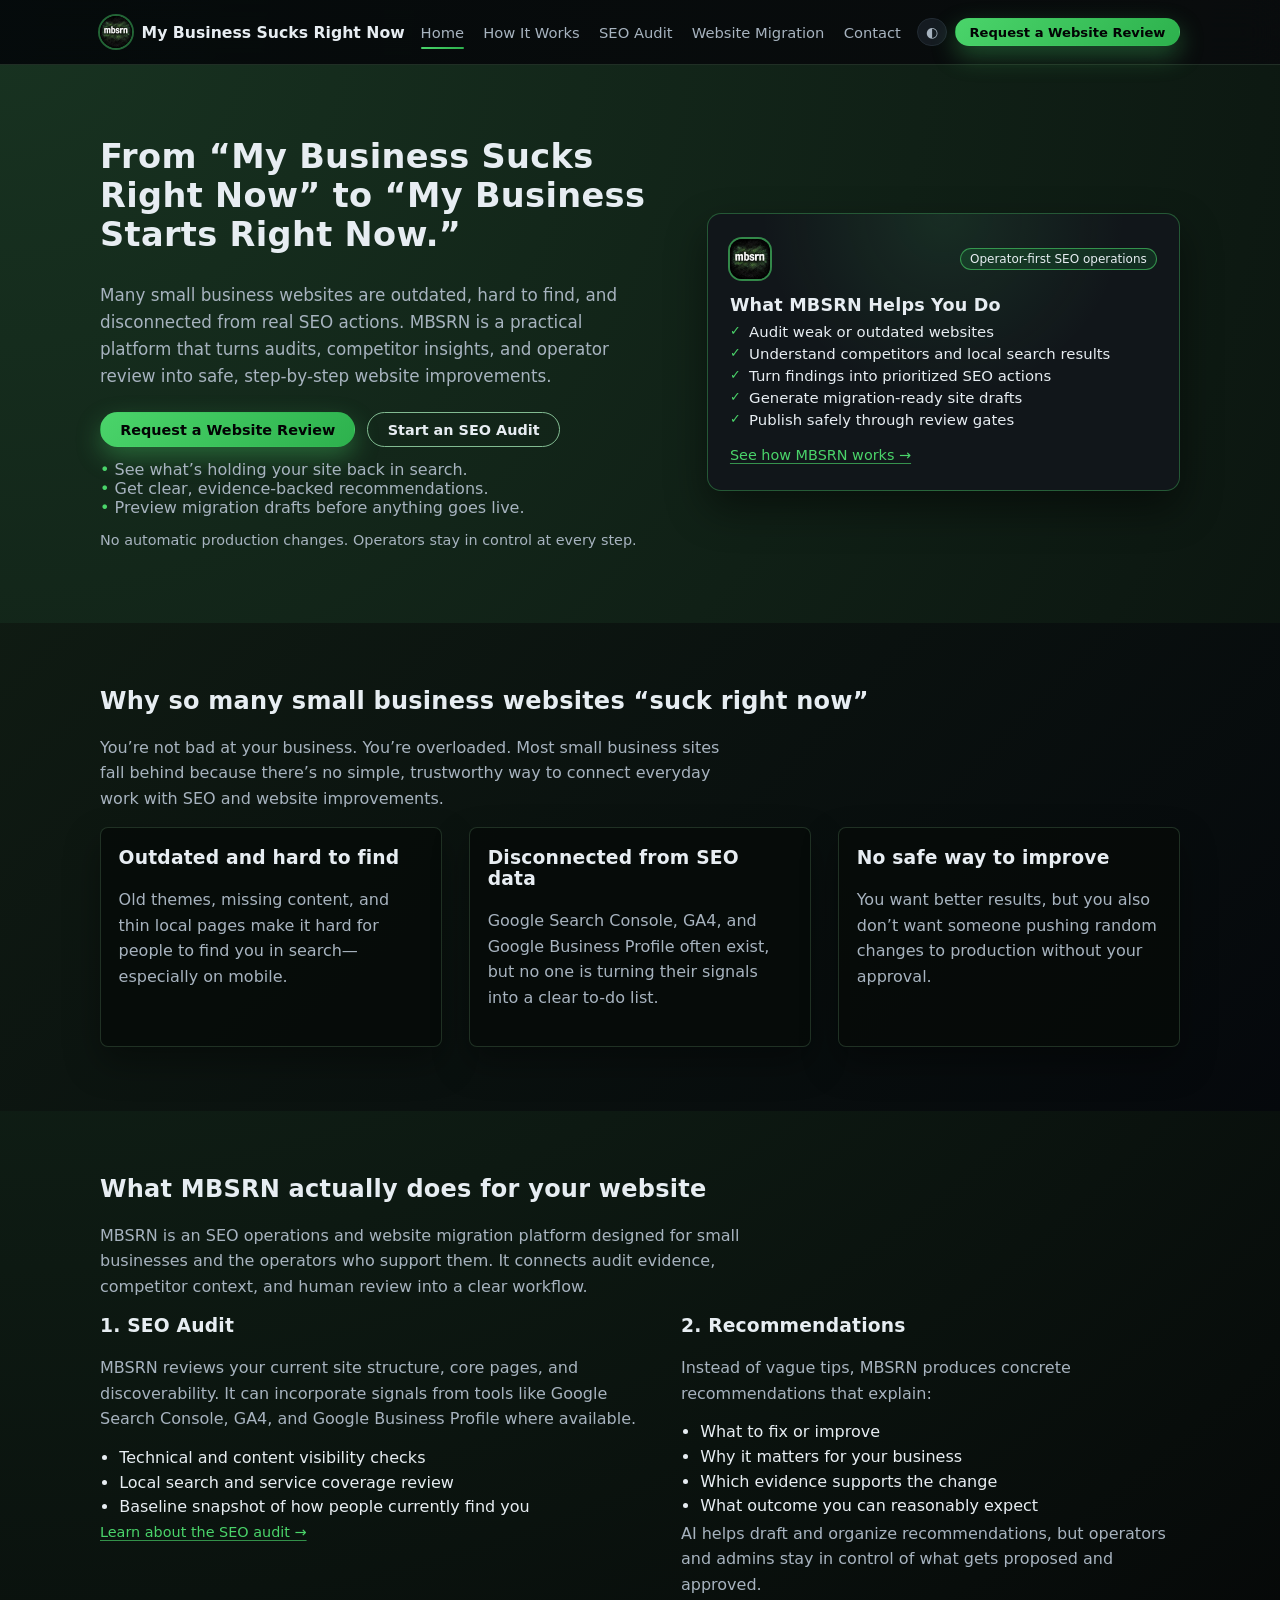
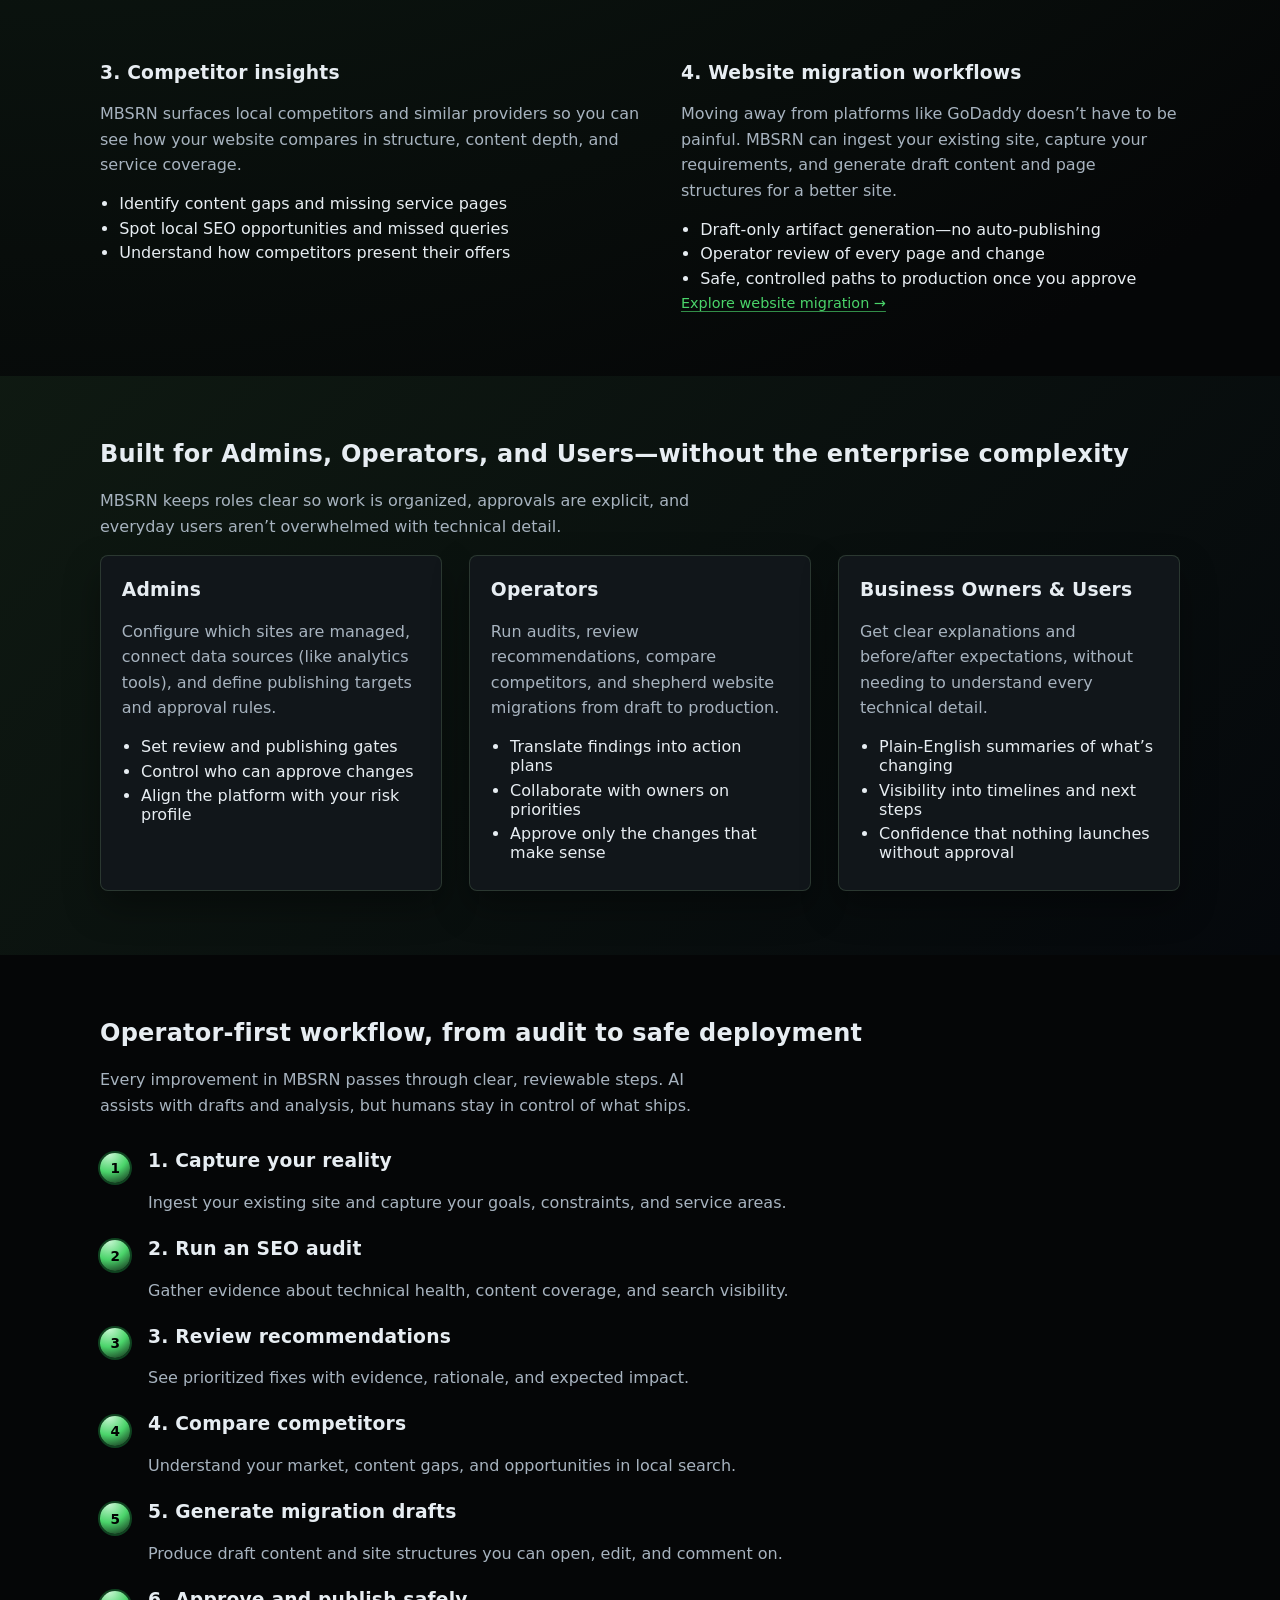
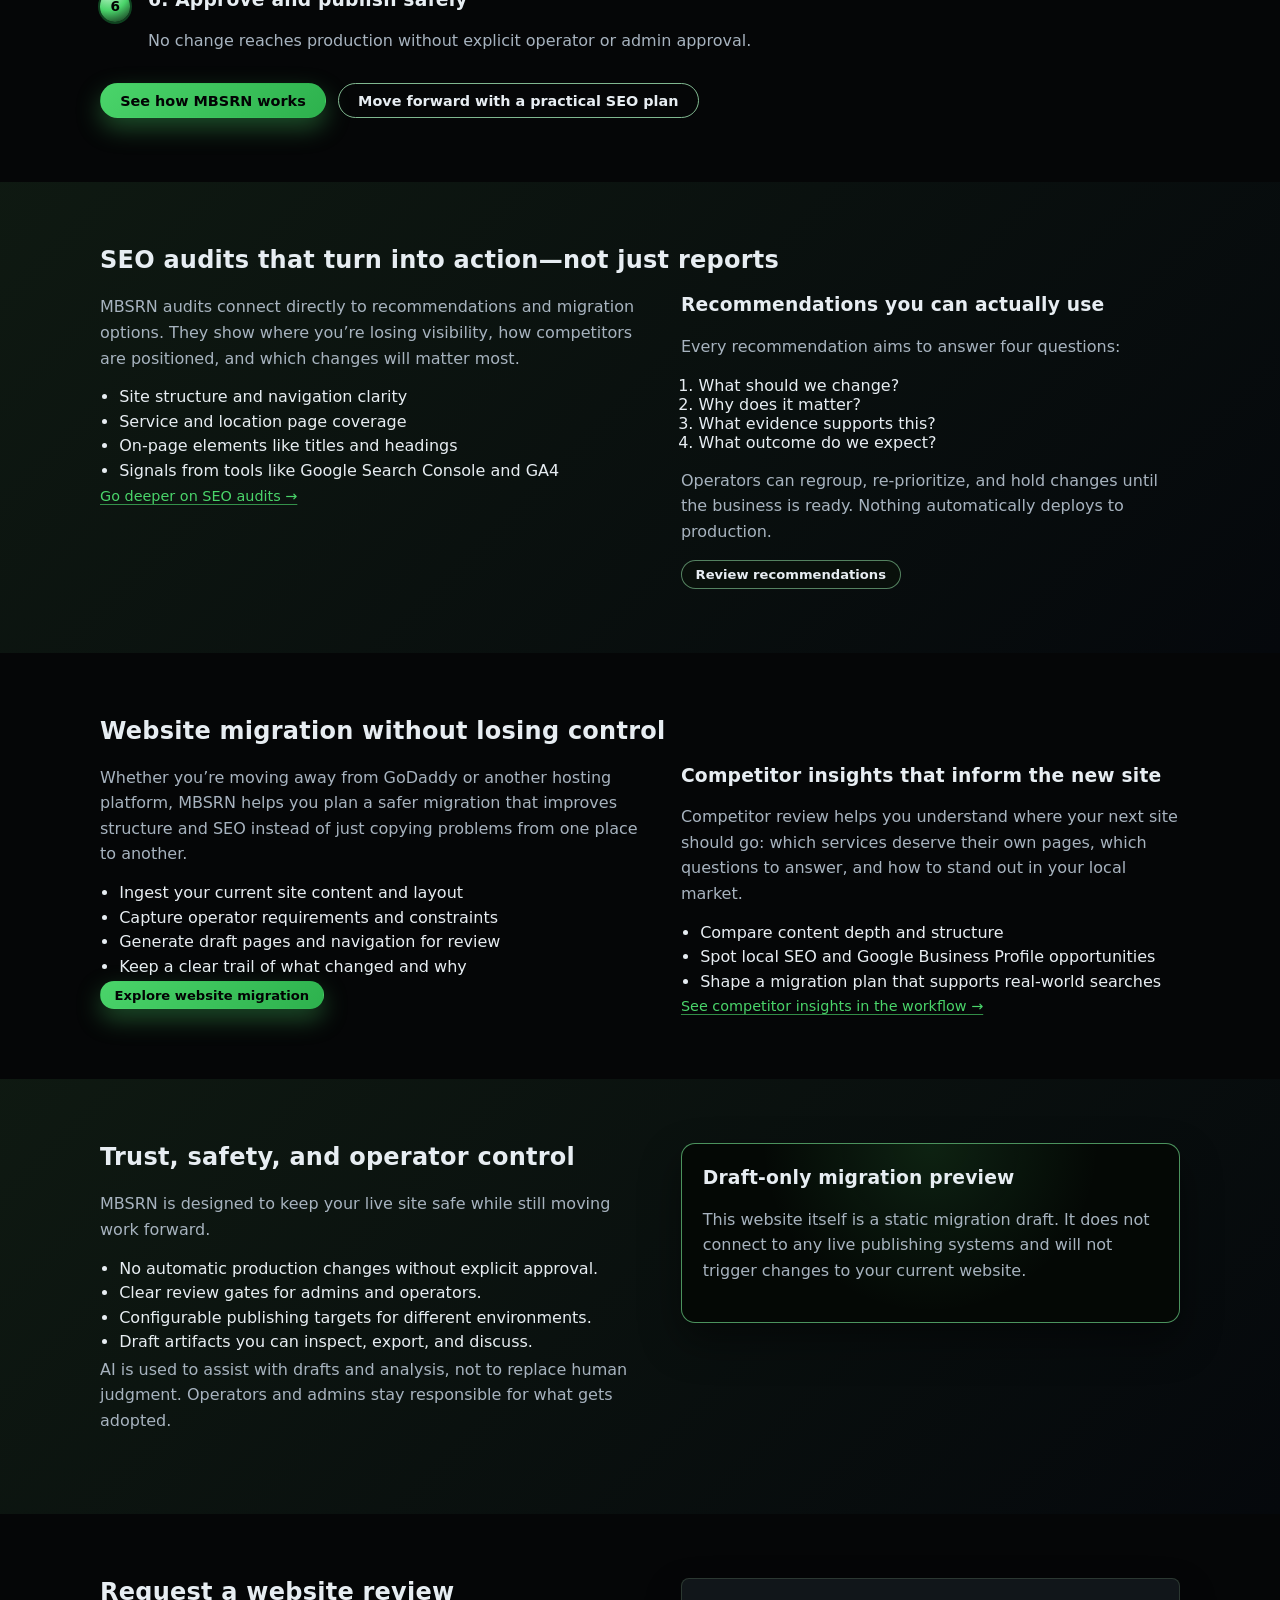
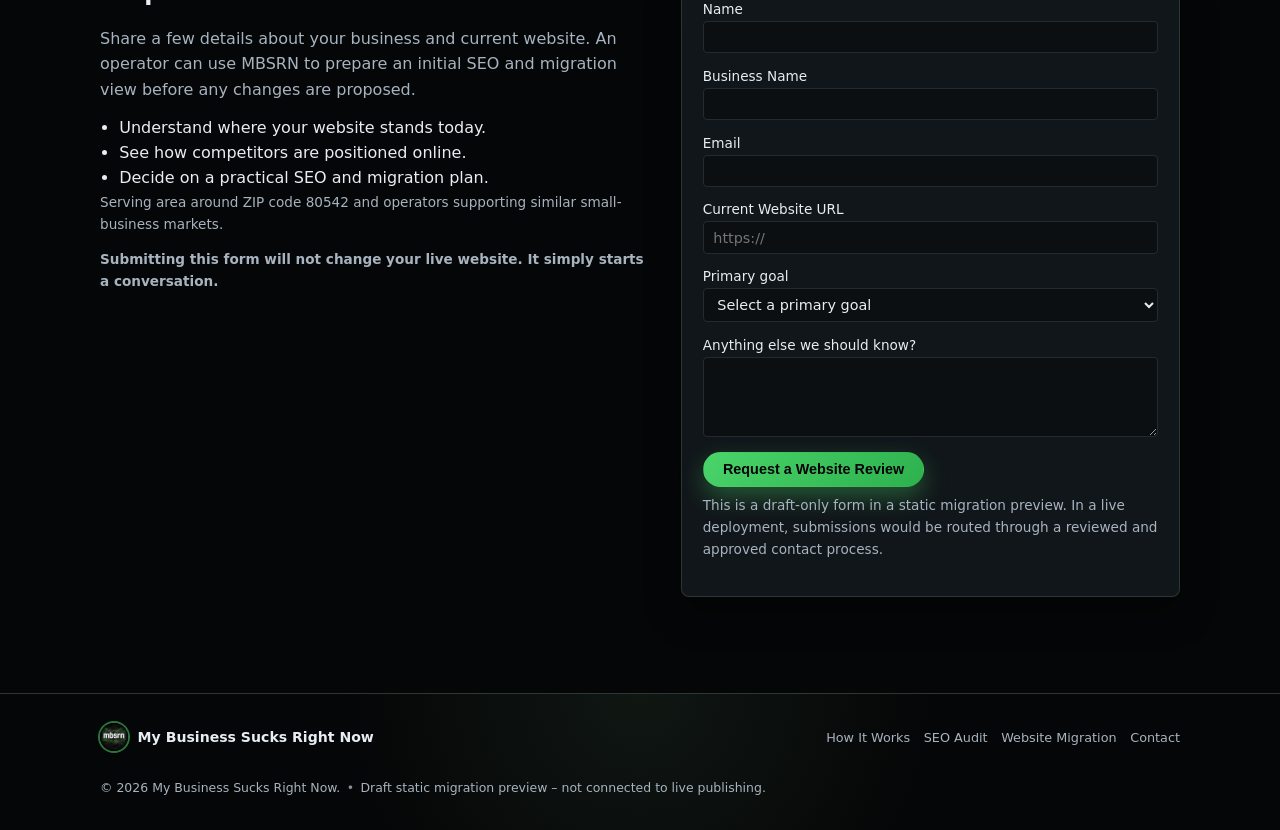
<file: index.html>
<!DOCTYPE html>
<html lang="en" data-theme="dark">
<head>
  <meta charset="UTF-8" />
  <meta name="viewport" content="width=device-width, initial-scale=1" />
  <title>MBSRN – Practical SEO & Website Migration for Small Businesses</title>
  <meta name="description" content="My Business Sucks Right Now (MBSRN) helps small business owners move from weak website visibility to clear SEO audits, evidence-backed recommendations, competitor insights, and safe migration workflows—with operators in control at every step." />

  <!-- Draft-only: favicon -->
  <link rel="icon" type="image/png" href="assets/images/mbsrn-fav-ico.png" />

  <!-- Draft-only: analytics placeholder. Operators can wire GA4 or other tools after review. -->
  <!--
  <script>
    // Analytics scripts (e.g., GA4, Tag Manager) can be added here after operator approval.
  </script>
  -->

  <link rel="stylesheet" href="styles.css" />

  <script async src="https://www.googletagmanager.com/gtag/js?id=G-TW1JKRGXTP"></script>
<script>
  window.dataLayer = window.dataLayer || [];
  function gtag(){dataLayer.push(arguments);}
  gtag('js', new Date());
  gtag('config', 'G-TW1JKRGXTP');
</script>
</head>
<body>
  <!-- Draft-only notice: this site is a static migration preview and does not perform any automated SEO changes or deployments. -->
  <header class="site-header">
    <div class="container header-inner">
      <a href="index.html" class="brand">
        <img src="assets/images/mbsrn-logo.png" alt="mbsrn logo with white distressed text on green grunge background" class="brand-logo" />
        <span class="brand-text">My Business Sucks Right Now</span>
      </a>
      <nav class="main-nav" aria-label="Main navigation">
        <a href="index.html" class="nav-link is-active">Home</a>
        <a href="workflow.html" class="nav-link">How It Works</a>
        <a href="#audit" class="nav-link">SEO Audit</a>
        <a href="#migration" class="nav-link">Website Migration</a>
        <a href="#contact" class="nav-link">Contact</a>
      </nav>
      <div class="header-actions">
        <button type="button" class="theme-toggle" aria-label="Toggle light/dark mode">◐</button>
        <a href="#contact" class="btn btn-sm btn-primary">Request a Website Review</a>
      </div>
    </div>
  </header>

  <main>
    <!-- Hero: Core problem and primary CTA -->
    <section class="hero">
      <div class="container hero-grid">
        <div class="hero-text">
          <h1>From “My Business Sucks Right Now” to “My Business Starts Right Now.”</h1>
          <p class="hero-lead">
            Many small business websites are outdated, hard to find, and disconnected from real SEO actions.
            MBSRN is a practical platform that turns audits, competitor insights, and operator review
            into safe, step-by-step website improvements.
          </p>
          <div class="hero-ctas">
            <a href="#contact" class="btn btn-primary">Request a Website Review</a>
            <a href="#audit" class="btn btn-outline">Start an SEO Audit</a>
          </div>
          <ul class="hero-points">
            <li>See what’s holding your site back in search.</li>
            <li>Get clear, evidence-backed recommendations.</li>
            <li>Preview migration drafts before anything goes live.</li>
          </ul>
          <p class="hero-note">
            No automatic production changes. Operators stay in control at every step.
          </p>
        </div>
        <div class="hero-card" aria-label="MBSRN overview snapshot">
          <div class="hero-card-header">
            <img src="assets/images/mbsrn-logo-small.jpg" alt="mbsrn logo with white distressed text on green grunge background" class="hero-logo" />
            <span class="badge">Operator-first SEO operations</span>
          </div>
          <div class="hero-card-body">
            <h2 class="hero-card-title">What MBSRN Helps You Do</h2>
            <ul class="checklist">
              <li>Audit weak or outdated websites</li>
              <li>Understand competitors and local search results</li>
              <li>Turn findings into prioritized SEO actions</li>
              <li>Generate migration-ready site drafts</li>
              <li>Publish safely through review gates</li>
            </ul>
            <a href="workflow.html" class="inline-link">See how MBSRN works →</a>
          </div>
        </div>
      </div>
    </section>

    <!-- Why small business websites struggle -->
    <section class="section section-alt" aria-labelledby="why-heading">
      <div class="container">
        <h2 id="why-heading">Why so many small business websites “suck right now”</h2>
        <p class="section-intro">
          You’re not bad at your business. You’re overloaded.
          Most small business sites fall behind because there’s no simple, trustworthy way
          to connect everyday work with SEO and website improvements.
        </p>
        <div class="grid-3">
          <article class="card card-minimal">
            <h3>Outdated and hard to find</h3>
            <p>
              Old themes, missing content, and thin local pages make it hard for people
              to find you in search—especially on mobile.
            </p>
          </article>
          <article class="card card-minimal">
            <h3>Disconnected from SEO data</h3>
            <p>
              Google Search Console, GA4, and Google Business Profile often exist,
              but no one is turning their signals into a clear to-do list.
            </p>
          </article>
          <article class="card card-minimal">
            <h3>No safe way to improve</h3>
            <p>
              You want better results, but you also don’t want someone pushing random
              changes to production without your approval.
            </p>
          </article>
        </div>
      </div>
    </section>

    <!-- What MBSRN does -->
    <section class="section" aria-labelledby="what-heading">
      <div class="container">
        <h2 id="what-heading">What MBSRN actually does for your website</h2>
        <p class="section-intro">
          MBSRN is an SEO operations and website migration platform designed for small businesses
          and the operators who support them. It connects audit evidence, competitor context,
          and human review into a clear workflow.
        </p>
        <div class="grid-2">
          <div>
            <h3>1. SEO Audit</h3>
            <p>
              MBSRN reviews your current site structure, core pages, and discoverability.
              It can incorporate signals from tools like Google Search Console, GA4,
              and Google Business Profile where available.
            </p>
            <ul class="list-bullets">
              <li>Technical and content visibility checks</li>
              <li>Local search and service coverage review</li>
              <li>Baseline snapshot of how people currently find you</li>
            </ul>
            <a href="#audit" class="inline-link">Learn about the SEO audit →</a>
          </div>
          <div>
            <h3>2. Recommendations</h3>
            <p>
              Instead of vague tips, MBSRN produces concrete recommendations that explain:
            </p>
            <ul class="list-bullets">
              <li>What to fix or improve</li>
              <li>Why it matters for your business</li>
              <li>Which evidence supports the change</li>
              <li>What outcome you can reasonably expect</li>
            </ul>
            <p>
              AI helps draft and organize recommendations, but operators and admins
              stay in control of what gets proposed and approved.
            </p>
          </div>
        </div>

        <div class="grid-2 mt-lg">
          <div>
            <h3>3. Competitor insights</h3>
            <p>
              MBSRN surfaces local competitors and similar providers so you can see
              how your website compares in structure, content depth, and service coverage.
            </p>
            <ul class="list-bullets">
              <li>Identify content gaps and missing service pages</li>
              <li>Spot local SEO opportunities and missed queries</li>
              <li>Understand how competitors present their offers</li>
            </ul>
          </div>
          <div>
            <h3>4. Website migration workflows</h3>
            <p>
              Moving away from platforms like GoDaddy doesn’t have to be painful.
              MBSRN can ingest your existing site, capture your requirements,
              and generate draft content and page structures for a better site.
            </p>
            <ul class="list-bullets">
              <li>Draft-only artifact generation—no auto-publishing</li>
              <li>Operator review of every page and change</li>
              <li>Safe, controlled paths to production once you approve</li>
            </ul>
            <a href="#migration" class="inline-link">Explore website migration →</a>
          </div>
        </div>
      </div>
    </section>

    <!-- Role clarity: Admins, Operators, Users -->
    <section class="section section-alt" aria-labelledby="roles-heading">
      <div class="container">
        <h2 id="roles-heading">Built for Admins, Operators, and Users—without the enterprise complexity</h2>
        <p class="section-intro">
          MBSRN keeps roles clear so work is organized, approvals are explicit,
          and everyday users aren’t overwhelmed with technical detail.
        </p>
        <div class="grid-3">
          <article class="card">
            <h3>Admins</h3>
            <p>
              Configure which sites are managed, connect data sources (like analytics tools),
              and define publishing targets and approval rules.
            </p>
            <ul class="list-bullets">
              <li>Set review and publishing gates</li>
              <li>Control who can approve changes</li>
              <li>Align the platform with your risk profile</li>
            </ul>
          </article>
          <article class="card">
            <h3>Operators</h3>
            <p>
              Run audits, review recommendations, compare competitors,
              and shepherd website migrations from draft to production.
            </p>
            <ul class="list-bullets">
              <li>Translate findings into action plans</li>
              <li>Collaborate with owners on priorities</li>
              <li>Approve only the changes that make sense</li>
            </ul>
          </article>
          <article class="card">
            <h3>Business Owners & Users</h3>
            <p>
              Get clear explanations and before/after expectations,
              without needing to understand every technical detail.
            </p>
            <ul class="list-bullets">
              <li>Plain-English summaries of what’s changing</li>
              <li>Visibility into timelines and next steps</li>
              <li>Confidence that nothing launches without approval</li>
            </ul>
          </article>
        </div>
      </div>
    </section>

    <!-- Operator-first workflow snapshot -->
    <section class="section" aria-labelledby="workflow-heading">
      <div class="container">
        <h2 id="workflow-heading">Operator-first workflow, from audit to safe deployment</h2>
        <p class="section-intro">
          Every improvement in MBSRN passes through clear, reviewable steps.
          AI assists with drafts and analysis, but humans stay in control of what ships.
        </p>
        <ol class="workflow-steps">
          <li>
            <h3>1. Capture your reality</h3>
            <p>Ingest your existing site and capture your goals, constraints, and service areas.</p>
          </li>
          <li>
            <h3>2. Run an SEO audit</h3>
            <p>Gather evidence about technical health, content coverage, and search visibility.</p>
          </li>
          <li>
            <h3>3. Review recommendations</h3>
            <p>See prioritized fixes with evidence, rationale, and expected impact.</p>
          </li>
          <li>
            <h3>4. Compare competitors</h3>
            <p>Understand your market, content gaps, and opportunities in local search.</p>
          </li>
          <li>
            <h3>5. Generate migration drafts</h3>
            <p>Produce draft content and site structures you can open, edit, and comment on.</p>
          </li>
          <li>
            <h3>6. Approve and publish safely</h3>
            <p>No change reaches production without explicit operator or admin approval.</p>
          </li>
        </ol>
        <div class="workflow-cta-row">
          <a href="workflow.html" class="btn btn-primary">See how MBSRN works</a>
          <a href="#contact" class="btn btn-outline">Move forward with a practical SEO plan</a>
        </div>
      </div>
    </section>

    <!-- SEO Audit and Recommendations highlight -->
    <section id="audit" class="section section-alt" aria-labelledby="audit-heading">
      <div class="container">
        <h2 id="audit-heading">SEO audits that turn into action—not just reports</h2>
        <div class="grid-2">
          <div>
            <p>
              MBSRN audits connect directly to recommendations and migration options.
              They show where you’re losing visibility, how competitors are positioned,
              and which changes will matter most.
            </p>
            <ul class="list-bullets">
              <li>Site structure and navigation clarity</li>
              <li>Service and location page coverage</li>
              <li>On-page elements like titles and headings</li>
              <li>Signals from tools like Google Search Console and GA4</li>
            </ul>
            <a href="workflow.html#audit-detail" class="inline-link">Go deeper on SEO audits →</a>
          </div>
          <div>
            <h3>Recommendations you can actually use</h3>
            <p>
              Every recommendation aims to answer four questions:
            </p>
            <ol class="numbered">
              <li>What should we change?</li>
              <li>Why does it matter?</li>
              <li>What evidence supports this?</li>
              <li>What outcome do we expect?</li>
            </ol>
            <p>
              Operators can regroup, re-prioritize, and hold changes until the business is ready.
              Nothing automatically deploys to production.
            </p>
            <a href="workflow.html#recommendations" class="btn btn-sm btn-secondary">Review recommendations</a>
          </div>
        </div>
      </div>
    </section>

    <!-- Migration and competitor insights highlight -->
    <section id="migration" class="section" aria-labelledby="migration-heading">
      <div class="container">
        <h2 id="migration-heading">Website migration without losing control</h2>
        <div class="grid-2">
          <div>
            <p>
              Whether you’re moving away from GoDaddy or another hosting platform,
              MBSRN helps you plan a safer migration that improves structure and SEO
              instead of just copying problems from one place to another.
            </p>
            <ul class="list-bullets">
              <li>Ingest your current site content and layout</li>
              <li>Capture operator requirements and constraints</li>
              <li>Generate draft pages and navigation for review</li>
              <li>Keep a clear trail of what changed and why</li>
            </ul>
            <a href="workflow.html#migration" class="btn btn-sm btn-primary">Explore website migration</a>
          </div>
          <div>
            <h3>Competitor insights that inform the new site</h3>
            <p>
              Competitor review helps you understand where your next site should go:
              which services deserve their own pages, which questions to answer,
              and how to stand out in your local market.
            </p>
            <ul class="list-bullets">
              <li>Compare content depth and structure</li>
              <li>Spot local SEO and Google Business Profile opportunities</li>
              <li>Shape a migration plan that supports real-world searches</li>
            </ul>
            <a href="workflow.html#competitors" class="inline-link">See competitor insights in the workflow →</a>
          </div>
        </div>
      </div>
    </section>

    <!-- Trust and safety -->
    <section class="section section-alt" aria-labelledby="trust-heading">
      <div class="container trust-grid">
        <div>
          <h2 id="trust-heading">Trust, safety, and operator control</h2>
          <p class="section-intro">
            MBSRN is designed to keep your live site safe while still moving work forward.
          </p>
          <ul class="list-bullets">
            <li>No automatic production changes without explicit approval.</li>
            <li>Clear review gates for admins and operators.</li>
            <li>Configurable publishing targets for different environments.</li>
            <li>Draft artifacts you can inspect, export, and discuss.</li>
          </ul>
          <p>
            AI is used to assist with drafts and analysis, not to replace human judgment.
            Operators and admins stay responsible for what gets adopted.
          </p>
        </div>
        <aside class="trust-aside" aria-label="Safety summary">
          <h3>Draft-only migration preview</h3>
          <p>
            This website itself is a static migration draft. It does not connect to
            any live publishing systems and will not trigger changes to your current website.
          </p>
        </aside>
      </div>
    </section>

    <!-- Contact / Request Review -->
    <section id="contact" class="section" aria-labelledby="contact-heading">
      <div class="container contact-grid">
        <div>
          <h2 id="contact-heading">Request a website review</h2>
          <p class="section-intro">
            Share a few details about your business and current website.
            An operator can use MBSRN to prepare an initial SEO and migration view
            before any changes are proposed.
          </p>
          <ul class="list-bullets">
            <li>Understand where your website stands today.</li>
            <li>See how competitors are positioned online.</li>
            <li>Decide on a practical SEO and migration plan.</li>
          </ul>
          <p class="small-text">
            Serving area around ZIP code 80542 and operators supporting similar
            small-business markets.
          </p>
          <p class="small-text strong">
            Submitting this form will not change your live website.
            It simply starts a conversation.
          </p>
        </div>
        <div>
          <!-- Draft-only intake form. No backend is connected in this static package. -->
          <form class="card form" aria-label="Request a website review (draft form)">
            <div class="field">
              <label for="name">Name</label>
              <input id="name" name="name" type="text" autocomplete="name" />
            </div>
            <div class="field">
              <label for="business_name">Business Name</label>
              <input id="business_name" name="business_name" type="text" />
            </div>
            <div class="field">
              <label for="email">Email</label>
              <input id="email" name="email" type="email" autocomplete="email" />
            </div>
            <div class="field">
              <label for="website">Current Website URL</label>
              <input id="website" name="current_website_url" type="url" placeholder="https://" />
            </div>
            <div class="field">
              <label for="goal">Primary goal</label>
              <select id="goal" name="primary_goal">
                <option value="" selected disabled>Select a primary goal</option>
                <option value="visibility">Improve local search visibility</option>
                <option value="leads">Get more qualified leads</option>
                <option value="migration">Plan a website migration</option>
                <option value="clarity">Understand what to fix first</option>
              </select>
            </div>
            <div class="field">
              <label for="notes">Anything else we should know?</label>
              <textarea id="notes" name="notes" rows="4"></textarea>
            </div>
            <button type="submit" class="btn btn-primary">Request a Website Review</button>
            <p class="form-note small-text">
              This is a draft-only form in a static migration preview.
              In a live deployment, submissions would be routed through a reviewed
              and approved contact process.
            </p>
          </form>
        </div>
      </div>
    </section>
  </main>

  <footer class="site-footer">
    <div class="container footer-inner">
      <div class="footer-brand">
        <img src="assets/images/mbsrn-logo-small.jpg" alt="mbsrn logo with white distressed text on green grunge background" class="footer-logo" />
        <span class="footer-text">My Business Sucks Right Now</span>
      </div>
      <nav class="footer-nav" aria-label="Footer navigation">
        <a href="workflow.html" class="footer-link">How It Works</a>
        <a href="#audit" class="footer-link">SEO Audit</a>
        <a href="#migration" class="footer-link">Website Migration</a>
        <a href="#contact" class="footer-link">Contact</a>
      </nav>
      <div class="footer-meta">
        <span class="footer-copy">© <span id="year">2026</span> My Business Sucks Right Now.</span>
        <span class="footer-dot">•</span>
        <span class="footer-note">Draft static migration preview – not connected to live publishing.</span>
      </div>
    </div>

    <script>
      // Simple year injection for convenience in this static draft.
      (function () {
        var el = document.getElementById('year');
        if (el) el.textContent = new Date().getFullYear();
      })();

      // Basic light/dark theme toggle using data-theme on <html>.
      (function () {
        var btn = document.querySelector('.theme-toggle');
        if (!btn) return;
        btn.addEventListener('click', function () {
          var html = document.documentElement;
          var current = html.getAttribute('data-theme') || 'dark';
          var next = current === 'dark' ? 'light' : 'dark';
          html.setAttribute('data-theme', next);
        });
      })();
    </script>
  </footer>
</body>
</html>
</file>
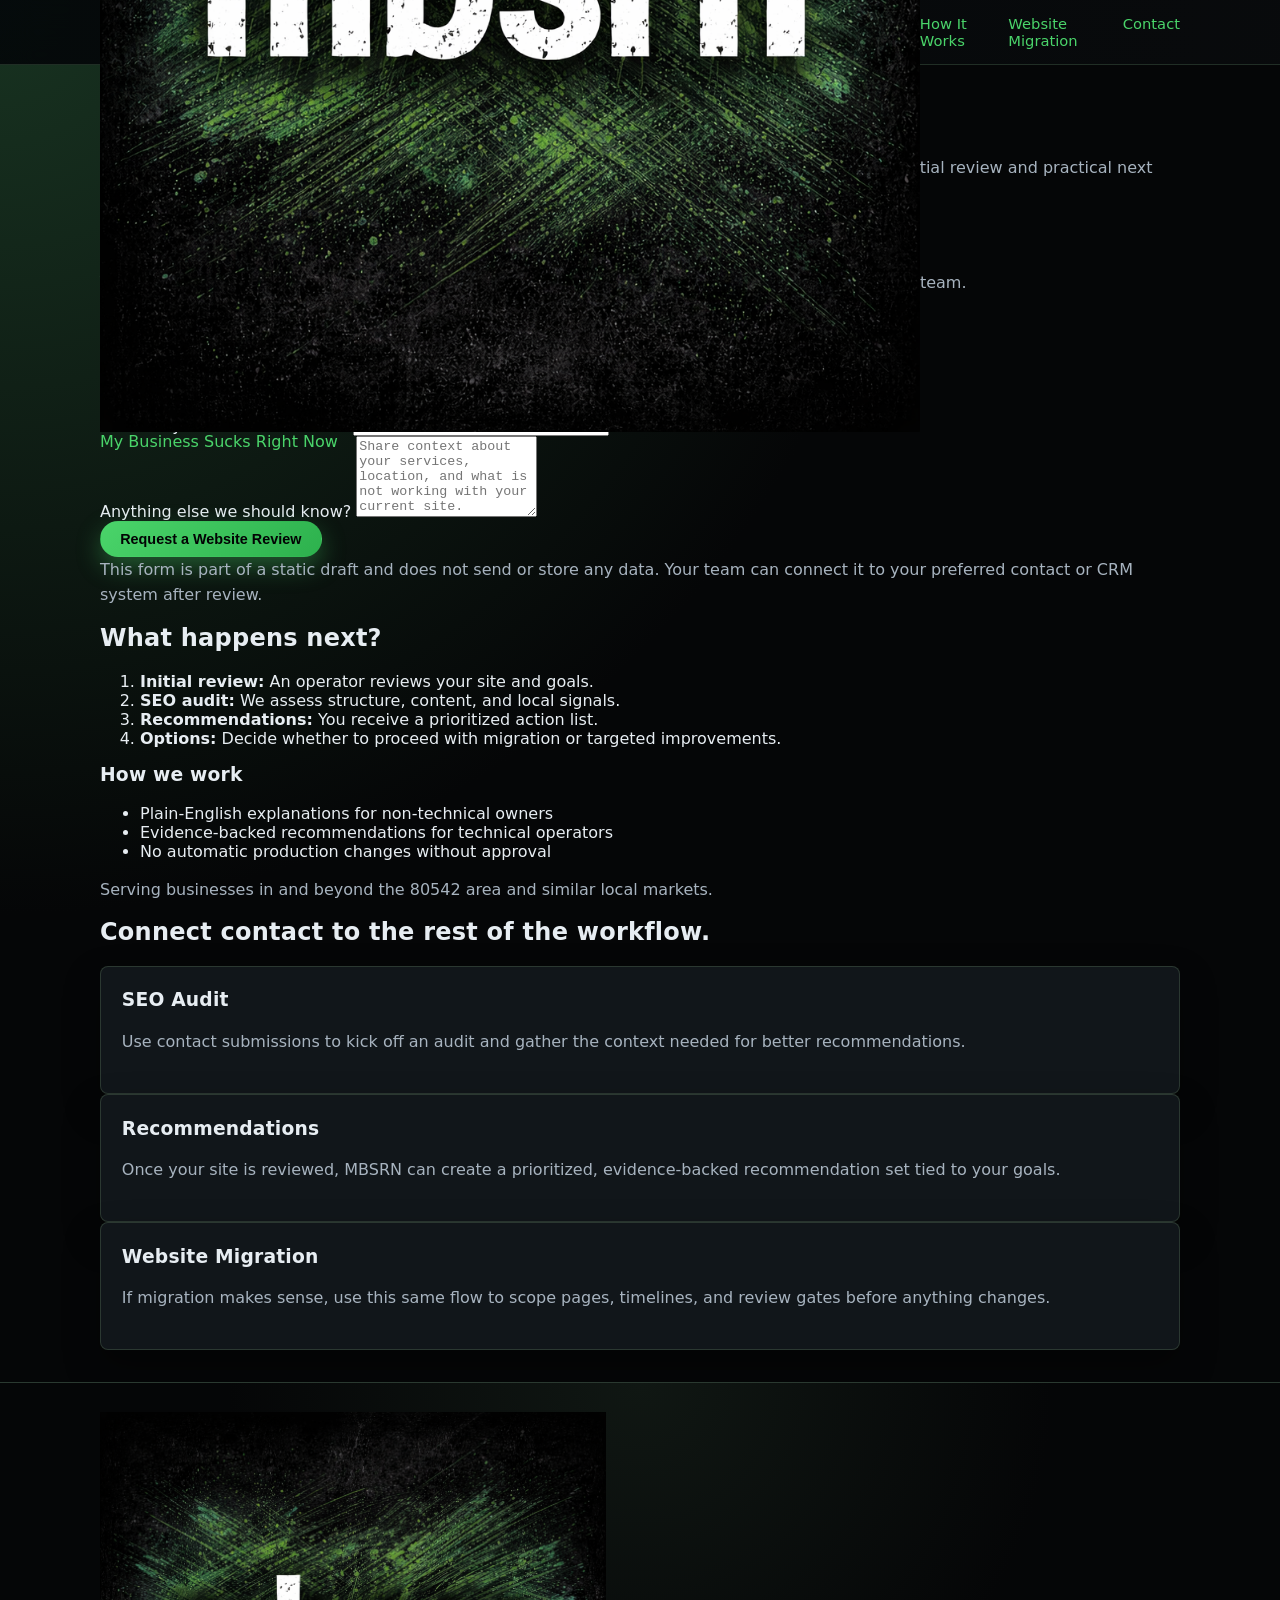
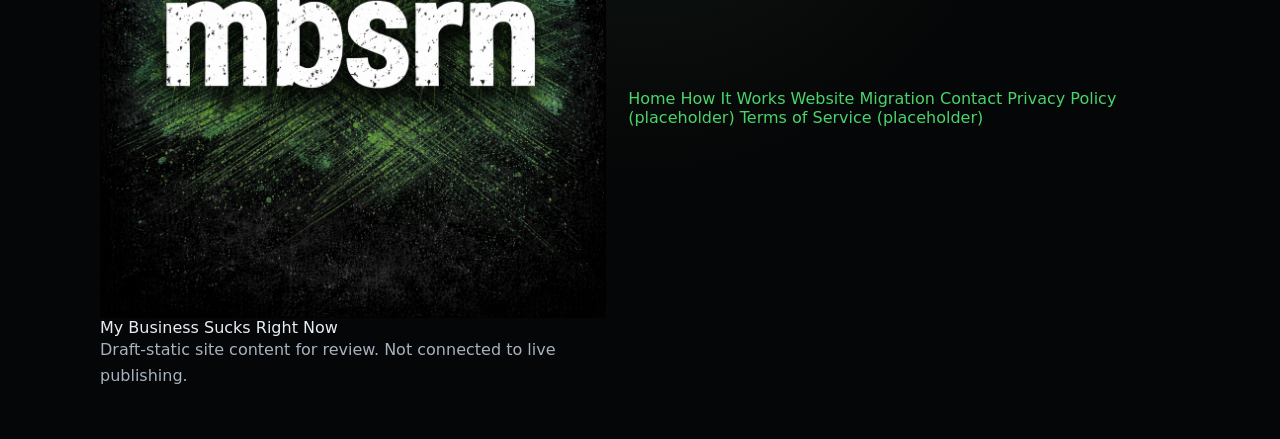
<file: contact.html>
<!DOCTYPE html>
<html lang="en">
<head>
  <!-- DRAFT ONLY: This is a non-production static mockup generated for operator review. -->
  <meta charset="UTF-8" />
  <title>Contact MBSRN | Request a Website Review or Start an SEO Audit</title>
  <meta name="viewport" content="width=device-width, initial-scale=1" />
  <meta name="description" content="Contact MBSRN to request a website review, start an SEO audit, or explore a website migration plan for your small business." />
  <link rel="icon" type="image/png" href="assets/images/mbsrn-fav-ico.png" />
  <link rel="stylesheet" href="styles.css" />

  <script async src="https://www.googletagmanager.com/gtag/js?id=G-TW1JKRGXTP"></script>
<script>
  window.dataLayer = window.dataLayer || [];
  function gtag(){dataLayer.push(arguments);}
  gtag('js', new Date());
  gtag('config', 'G-TW1JKRGXTP');
</script>
</head>
<body>
<header class="site-header">
  <div class="container header-inner">
    <a href="index.html" class="logo-link">
      <img src="assets/images/mbsrn-logo.png" alt="MBSRN logo" class="logo-main" />
      <span class="logo-text">My Business Sucks Right Now</span>
    </a>
    <nav class="main-nav" aria-label="Main navigation">
      <a href="how-it-works.html">How It Works</a>
      <a href="website-migration.html">Website Migration</a>
      <a href="contact.html" aria-current="page">Contact</a>
    </nav>
  </div>
</header>

<main>
  <section class="page-hero">
    <div class="container">
      <p class="eyebrow">Contact · Draft content</p>
      <h1>Request a Website Review or Start an SEO Audit.</h1>
      <p class="hero-subtitle">
        Share a few details about your business, website, and goals.
        This information is used to prepare an initial review and practical next steps.
      </p>
    </div>
  </section>

  <section class="section-light">
    <div class="container contact-layout">
      <div class="contact-main">
        <h2>Tell us about your website.</h2>
        <p class="small">
          This is a draft-only form. Submissions will not be processed until connected to a real backend by your team.
        </p>
        <form class="contact-form" action="#" method="post">
          <!-- All fields are placeholders; no processing is implemented in this static draft. -->
          <div class="field-group">
            <label for="name">Name</label>
            <input id="name" name="name" type="text" placeholder="Your full name" />
          </div>
          <div class="field-group">
            <label for="business_name">Business name</label>
            <input id="business_name" name="business_name" type="text" placeholder="Your business or practice" />
          </div>
          <div class="field-group">
            <label for="email">Email</label>
            <input id="email" name="email" type="email" placeholder="you@example.com" />
          </div>
          <div class="field-group">
            <label for="phone">Phone (optional)</label>
            <input id="phone" name="phone" type="tel" placeholder="(555) 555-5555" />
          </div>
          <div class="field-group">
            <label for="website_url">Current website URL</label>
            <input id="website_url" name="website_url" type="url" placeholder="https://" />
          </div>
          <div class="field-group">
            <label for="primary_goal">What do you want to focus on?</label>
            <select id="primary_goal" name="primary_goal">
              <option value="" selected disabled>Select one</option>
              <option value="review">Request a website review</option>
              <option value="audit">Start an SEO audit</option>
              <option value="recommendations">Review recommendations</option>
              <option value="migration">Explore website migration</option>
              <option value="plan">Move forward with a practical SEO plan</option>
            </select>
          </div>
          <div class="field-group">
            <label for="message">Anything else we should know?</label>
            <textarea id="message" name="message" rows="5" placeholder="Share context about your services, location, and what is not working with your current site."></textarea>
          </div>
          <button type="submit" class="btn btn-primary">Request a Website Review</button>
          <p class="form-disclaimer small">
            This form is part of a static draft and does not send or store any data.
            Your team can connect it to your preferred contact or CRM system after review.
          </p>
        </form>
      </div>
      <aside class="contact-aside">
        <h2>What happens next?</h2>
        <ol class="step-list">
          <li><strong>Initial review:</strong> An operator reviews your site and goals.</li>
          <li><strong>SEO audit:</strong> We assess structure, content, and local signals.</li>
          <li><strong>Recommendations:</strong> You receive a prioritized action list.</li>
          <li><strong>Options:</strong> Decide whether to proceed with migration or targeted improvements.</li>
        </ol>
        <h3>How we work</h3>
        <ul class="dash-list">
          <li>Plain-English explanations for non-technical owners</li>
          <li>Evidence-backed recommendations for technical operators</li>
          <li>No automatic production changes without approval</li>
        </ul>
        <p class="small">
          Serving businesses in and beyond the 80542 area and similar local markets.
        </p>
      </aside>
    </div>
  </section>

  <section class="section-muted">
    <div class="container">
      <h2>Connect contact to the rest of the workflow.</h2>
      <div class="card-grid three-up">
        <article class="card card-outline">
          <h3>SEO Audit</h3>
          <p>
            Use contact submissions to kick off an audit and gather the context needed for better recommendations.
          </p>
        </article>
        <article class="card card-outline">
          <h3>Recommendations</h3>
          <p>
            Once your site is reviewed, MBSRN can create a prioritized, evidence-backed recommendation set tied to your goals.
          </p>
        </article>
        <article class="card card-outline">
          <h3>Website Migration</h3>
          <p>
            If migration makes sense, use this same flow to scope pages, timelines, and review gates before anything changes.
          </p>
        </article>
      </div>
    </div>
  </section>
</main>

<footer class="site-footer">
  <div class="container footer-inner">
    <div class="footer-left">
      <img src="assets/images/mbsrn-logo.png" alt="MBSRN small logo" class="logo-small" />
      <span>My Business Sucks Right Now</span>
      <p class="footer-note">Draft-static site content for review. Not connected to live publishing.</p>
    </div>
    <div class="footer-links">
      <a href="index.html">Home</a>
      <a href="how-it-works.html">How It Works</a>
      <a href="website-migration.html">Website Migration</a>
      <a href="contact.html">Contact</a>
      <a href="#" aria-disabled="true">Privacy Policy (placeholder)</a>
      <a href="#" aria-disabled="true">Terms of Service (placeholder)</a>
    </div>
  </div>
</footer>
</body>
</html>
</file>
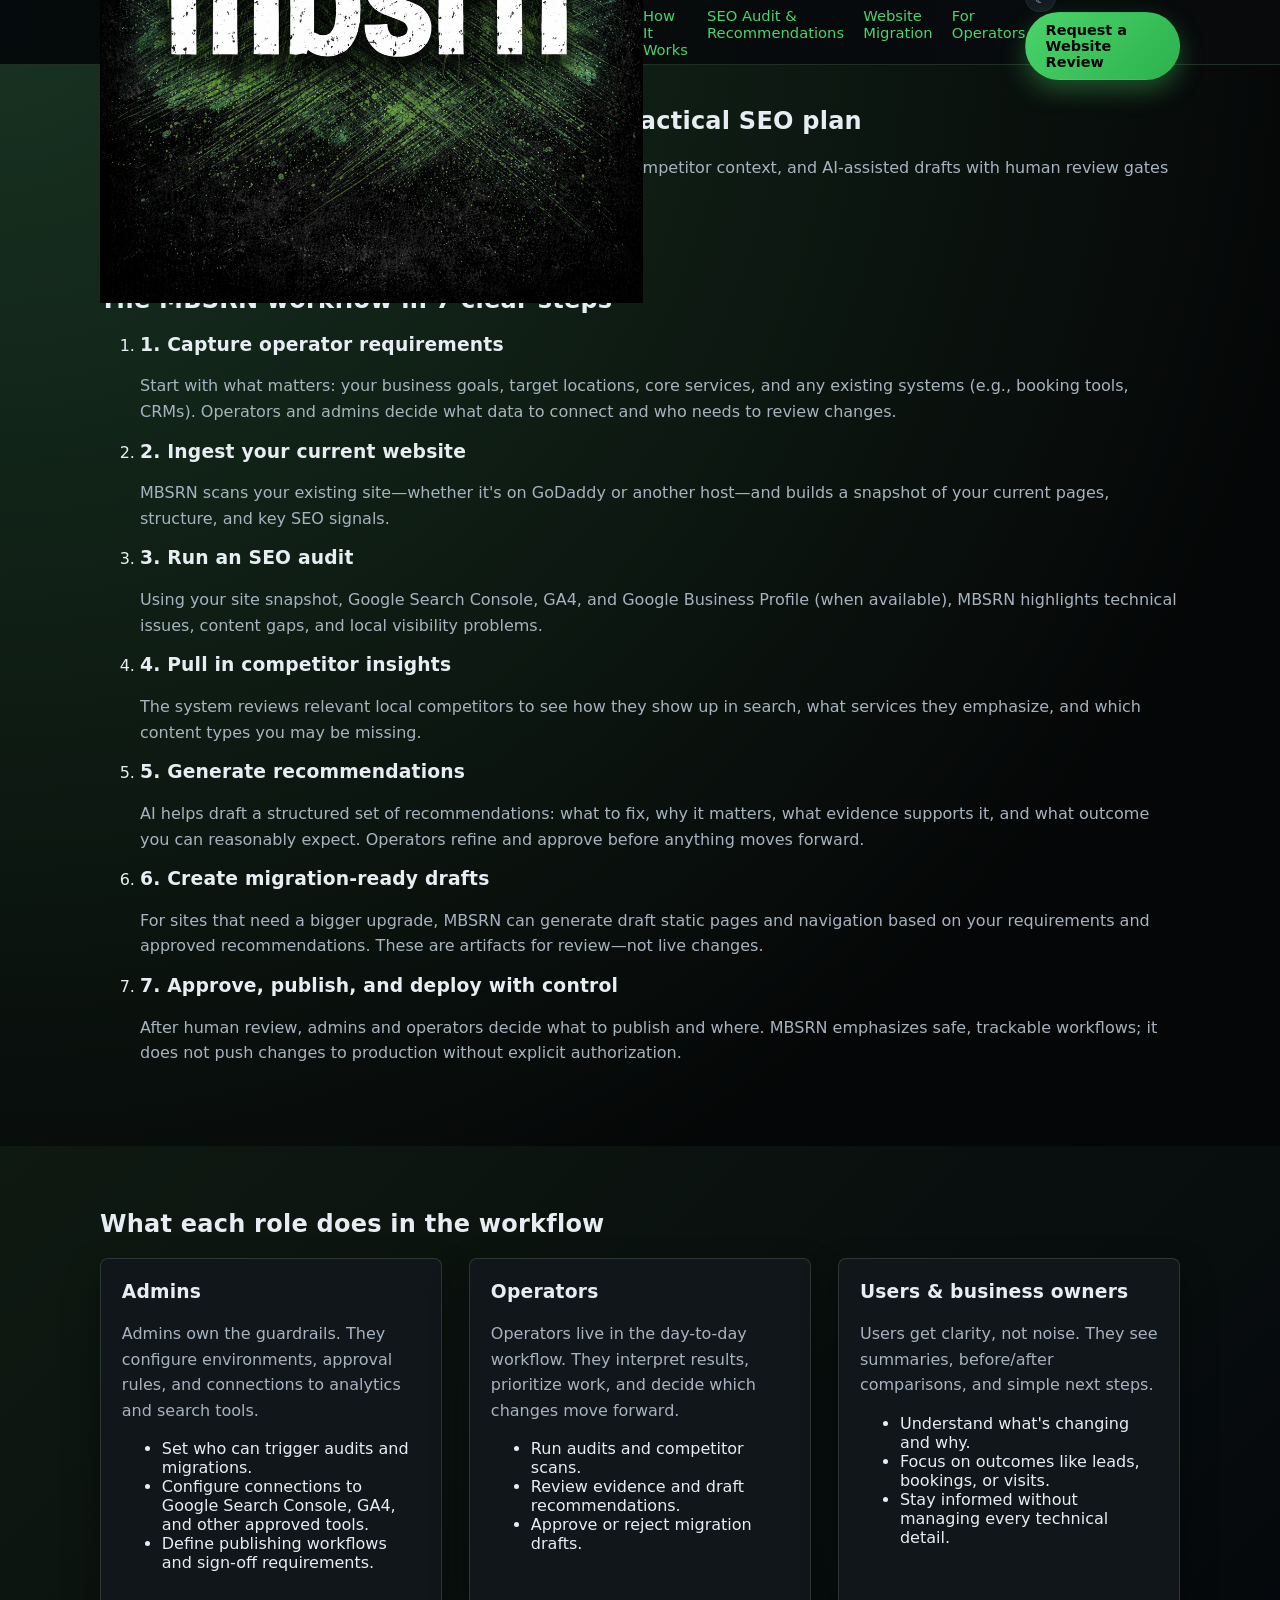
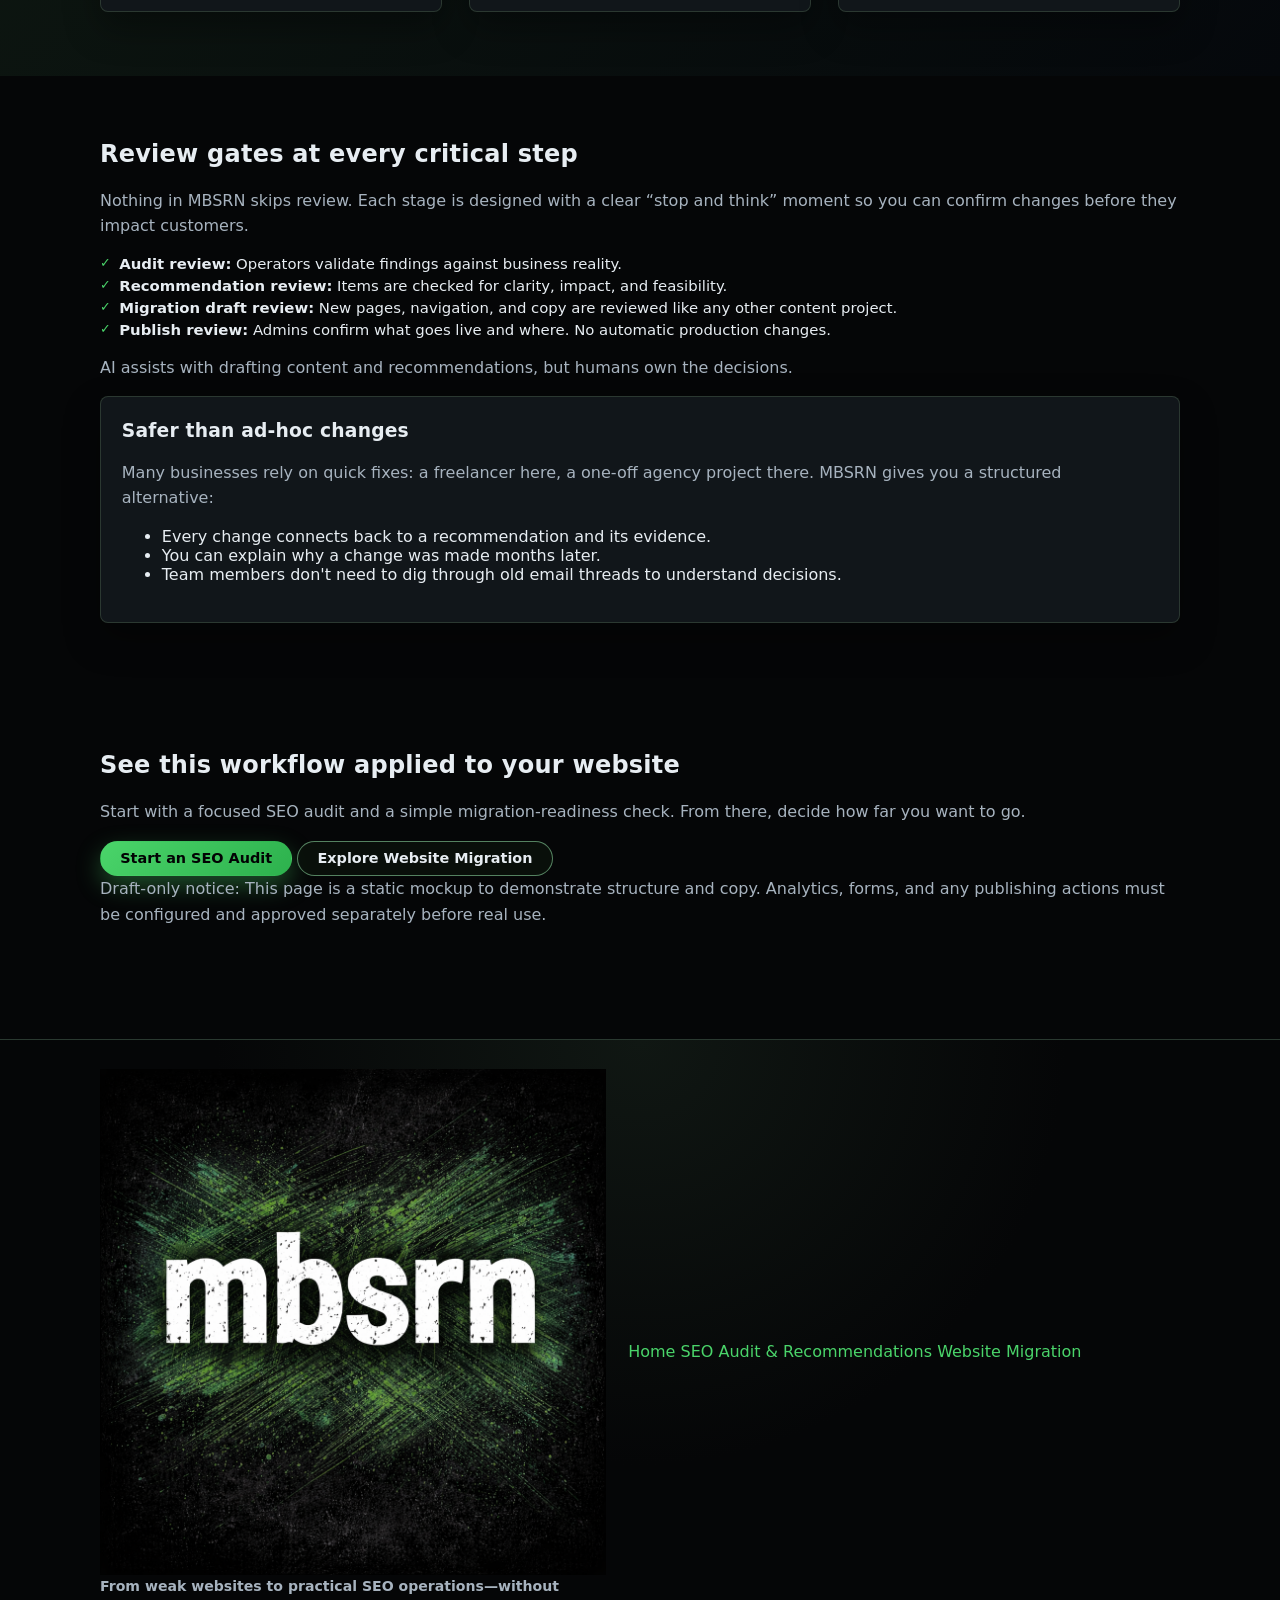
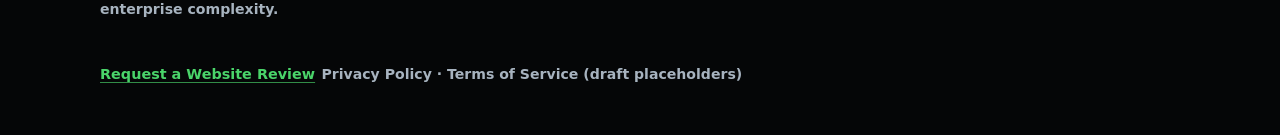
<file: how-it-works.html>
<!DOCTYPE html>
<html lang="en" data-theme="dark">
<head>
  <meta charset="UTF-8" />
  <title>How MBSRN Works | Operator-First SEO Workflows</title>
  <meta name="viewport" content="width=device-width, initial-scale=1" />
  <meta name="description" content="See how My Business Sucks Right Now (MBSRN) turns weak small business websites into clear SEO audits, evidence-backed recommendations, and safe migration drafts with human review gates." />
  <link rel="icon" type="image/png" href="assets/images/mbsrn-fav-ico.png" />
  <!-- DRAFT ONLY: Non-production walkthrough page for operator review. -->
  <link rel="stylesheet" href="styles.css" />

  <script async src="https://www.googletagmanager.com/gtag/js?id=G-TW1JKRGXTP"></script>
<script>
  window.dataLayer = window.dataLayer || [];
  function gtag(){dataLayer.push(arguments);}
  gtag('js', new Date());
  gtag('config', 'G-TW1JKRGXTP');
</script>
</head>
<body>
<header class="site-header">
  <div class="container header-inner">
    <a href="index.html" class="logo-link" aria-label="My Business Sucks Right Now home">
      <img src="assets/images/mbsrn-logo.png" alt="My Business Sucks Right Now logo" class="logo-main" />
    </a>
    <nav class="main-nav" aria-label="Main">
      <a href="how-it-works.html" aria-current="page">How It Works</a>
      <a href="seo-audit-recommendations.html">SEO Audit & Recommendations</a>
      <a href="website-migration.html">Website Migration</a>
      <a href="index.html#for-operators">For Operators</a>
    </nav>
    <div class="header-cta-group">
      <button class="theme-toggle" type="button" aria-label="Toggle light or dark theme">☾</button>
      <a href="index.html#request-review" class="btn btn-primary">Request a Website Review</a>
    </div>
  </div>
</header>

<main>
  <section class="page-hero">
    <div class="container narrow">
      <p class="eyebrow">Workflow overview</p>
      <h1>How MBSRN turns a weak site into a practical SEO plan</h1>
      <p class="lead">MBSRN is an operator-first system. It combines audits, evidence, competitor context, and AI-assisted drafts with human review gates—so nothing reaches production without approval.</p>
    </div>
  </section>

  <!-- STEP OVERVIEW -->
  <section class="section" aria-labelledby="steps-heading">
    <div class="container">
      <h2 id="steps-heading">The MBSRN workflow in 7 clear steps</h2>
      <ol class="steps-list">
        <li>
          <h3>1. Capture operator requirements</h3>
          <p>Start with what matters: your business goals, target locations, core services, and any existing systems (e.g., booking tools, CRMs). Operators and admins decide what data to connect and who needs to review changes.</p>
        </li>
        <li>
          <h3>2. Ingest your current website</h3>
          <p>MBSRN scans your existing site—whether it&apos;s on GoDaddy or another host—and builds a snapshot of your current pages, structure, and key SEO signals.</p>
        </li>
        <li>
          <h3>3. Run an SEO audit</h3>
          <p>Using your site snapshot, Google Search Console, GA4, and Google Business Profile (when available), MBSRN highlights technical issues, content gaps, and local visibility problems.</p>
        </li>
        <li>
          <h3>4. Pull in competitor insights</h3>
          <p>The system reviews relevant local competitors to see how they show up in search, what services they emphasize, and which content types you may be missing.</p>
        </li>
        <li>
          <h3>5. Generate recommendations</h3>
          <p>AI helps draft a structured set of recommendations: what to fix, why it matters, what evidence supports it, and what outcome you can reasonably expect. Operators refine and approve before anything moves forward.</p>
        </li>
        <li>
          <h3>6. Create migration-ready drafts</h3>
          <p>For sites that need a bigger upgrade, MBSRN can generate draft static pages and navigation based on your requirements and approved recommendations. These are artifacts for review—not live changes.</p>
        </li>
        <li>
          <h3>7. Approve, publish, and deploy with control</h3>
          <p>After human review, admins and operators decide what to publish and where. MBSRN emphasizes safe, trackable workflows; it does not push changes to production without explicit authorization.</p>
        </li>
      </ol>
    </div>
  </section>

  <!-- ROLES FOCUS -->
  <section class="section section-alt" aria-labelledby="roles-heading">
    <div class="container">
      <h2 id="roles-heading">What each role does in the workflow</h2>
      <div class="grid grid-3">
        <article class="card role-card">
          <h3>Admins</h3>
          <p>Admins own the guardrails. They configure environments, approval rules, and connections to analytics and search tools.</p>
          <ul class="bullet-list">
            <li>Set who can trigger audits and migrations.</li>
            <li>Configure connections to Google Search Console, GA4, and other approved tools.</li>
            <li>Define publishing workflows and sign-off requirements.</li>
          </ul>
        </article>
        <article class="card role-card">
          <h3>Operators</h3>
          <p>Operators live in the day-to-day workflow. They interpret results, prioritize work, and decide which changes move forward.</p>
          <ul class="bullet-list">
            <li>Run audits and competitor scans.</li>
            <li>Review evidence and draft recommendations.</li>
            <li>Approve or reject migration drafts.</li>
          </ul>
        </article>
        <article class="card role-card">
          <h3>Users & business owners</h3>
          <p>Users get clarity, not noise. They see summaries, before/after comparisons, and simple next steps.</p>
          <ul class="bullet-list">
            <li>Understand what&apos;s changing and why.</li>
            <li>Focus on outcomes like leads, bookings, or visits.</li>
            <li>Stay informed without managing every technical detail.</li>
          </ul>
        </article>
      </div>
    </div>
  </section>

  <!-- REVIEW GATES -->
  <section class="section" aria-labelledby="gates-heading">
    <div class="container two-col">
      <div>
        <h2 id="gates-heading">Review gates at every critical step</h2>
        <p>Nothing in MBSRN skips review. Each stage is designed with a clear &ldquo;stop and think&rdquo; moment so you can confirm changes before they impact customers.</p>
        <ul class="checklist">
          <li><strong>Audit review:</strong> Operators validate findings against business reality.</li>
          <li><strong>Recommendation review:</strong> Items are checked for clarity, impact, and feasibility.</li>
          <li><strong>Migration draft review:</strong> New pages, navigation, and copy are reviewed like any other content project.</li>
          <li><strong>Publish review:</strong> Admins confirm what goes live and where. No automatic production changes.</li>
        </ul>
        <p>AI assists with drafting content and recommendations, but humans own the decisions.</p>
      </div>
      <div class="card">
        <h3>Safer than ad-hoc changes</h3>
        <p>Many businesses rely on quick fixes: a freelancer here, a one-off agency project there. MBSRN gives you a structured alternative:</p>
        <ul class="bullet-list">
          <li>Every change connects back to a recommendation and its evidence.</li>
          <li>You can explain why a change was made months later.</li>
          <li>Team members don&apos;t need to dig through old email threads to understand decisions.</li>
        </ul>
      </div>
    </div>
  </section>

  <!-- CTA -->
  <section class="section section-accent" aria-labelledby="cta-heading">
    <div class="container two-col">
      <div>
        <h2 id="cta-heading">See this workflow applied to your website</h2>
        <p>Start with a focused SEO audit and a simple migration-readiness check. From there, decide how far you want to go.</p>
        <div class="cta-row-inline">
          <a href="seo-audit-recommendations.html" class="btn btn-primary">Start an SEO Audit</a>
          <a href="website-migration.html" class="btn btn-secondary">Explore Website Migration</a>
        </div>
      </div>
      <div>
        <p class="small">Draft-only notice: This page is a static mockup to demonstrate structure and copy. Analytics, forms, and any publishing actions must be configured and approved separately before real use.</p>
      </div>
    </div>
  </section>
</main>

<footer class="site-footer">
  <div class="container footer-inner">
    <div class="footer-left">
      <img src="assets/images/mbsrn-logo.png" alt="MBSRN small logo" class="logo-small" />
      <p class="footer-text">From weak websites to practical SEO operations—without enterprise complexity.</p>
    </div>
    <div class="footer-links">
      <a href="index.html">Home</a>
      <a href="seo-audit-recommendations.html">SEO Audit & Recommendations</a>
      <a href="website-migration.html">Website Migration</a>
    </div>
    <div class="footer-meta">
      <p class="footer-text"><a href="index.html#request-review" class="inline-link">Request a Website Review</a></p>
      <p class="footer-text">Privacy Policy · Terms of Service (draft placeholders)</p>
    </div>
  </div>
  <!-- Analytics Placeholder: Insert approved analytics scripts here after operator and admin review. -->
</footer>

<script>
(function() {
  const root = document.documentElement;
  const btn = document.querySelector('.theme-toggle');
  if (!btn) return;
  btn.addEventListener('click', function() {
    const current = root.getAttribute('data-theme') || 'dark';
    const next = current === 'dark' ? 'light' : 'dark';
    root.setAttribute('data-theme', next);
    btn.textContent = next === 'dark' ? '☾' : '☼';
  });
})();
</script>
</body>
</html>
</file>
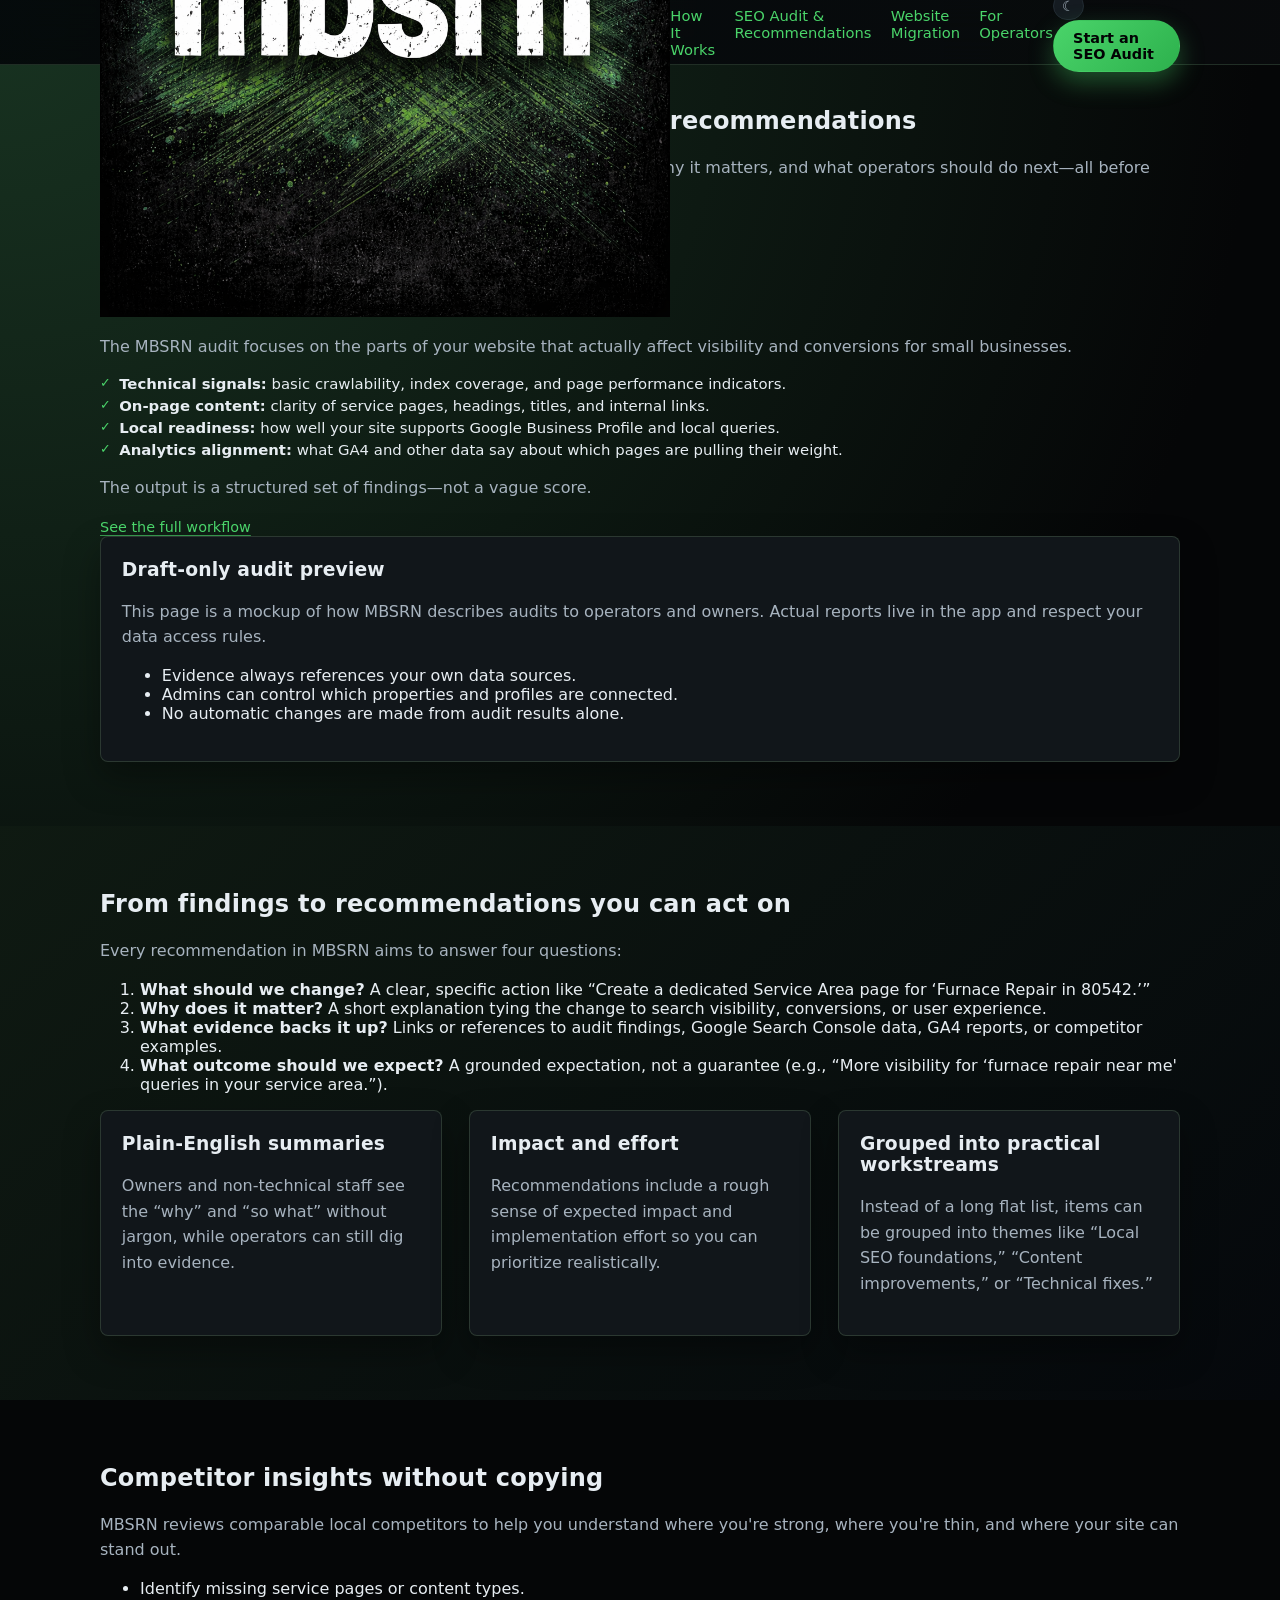
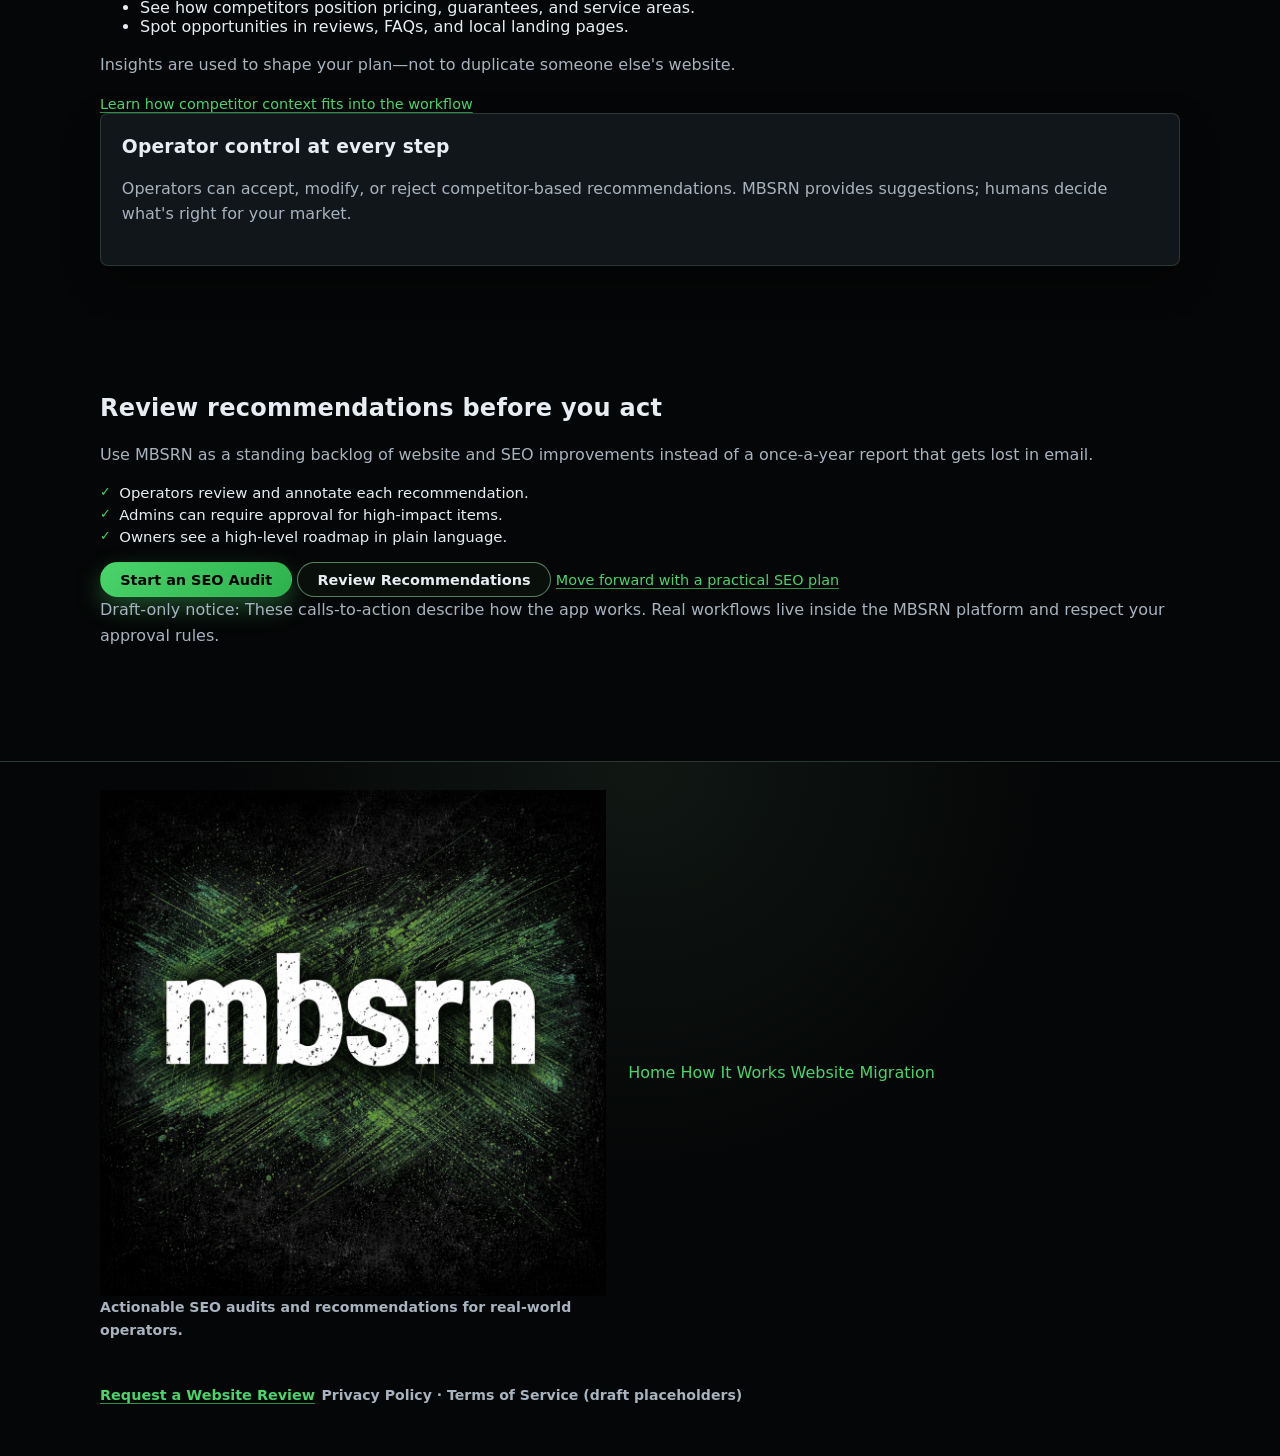
<file: seo-audit-recommendations.html>
<!DOCTYPE html>
<html lang="en" data-theme="dark">
<head>
  <meta charset="UTF-8" />
  <title>SEO Audit & Recommendations | MBSRN</title>
  <meta name="viewport" content="width=device-width, initial-scale=1" />
  <meta name="description" content="Understand how MBSRN runs SEO audits for small businesses and turns the results into clear, evidence-backed recommendations that operators control before any changes go live." />
  <link rel="icon" type="image/png" href="assets/images/mbsrn-fav-ico.png" />
  <!-- DRAFT ONLY: SEO audit and recommendations page mockup for operator review. -->
  <link rel="stylesheet" href="styles.css" />

  <script async src="https://www.googletagmanager.com/gtag/js?id=G-TW1JKRGXTP"></script>
<script>
  window.dataLayer = window.dataLayer || [];
  function gtag(){dataLayer.push(arguments);}
  gtag('js', new Date());
  gtag('config', 'G-TW1JKRGXTP');
</script>
</head>
<body>
<header class="site-header">
  <div class="container header-inner">
    <a href="index.html" class="logo-link" aria-label="My Business Sucks Right Now home">
      <img src="assets/images/mbsrn-logo.png" alt="My Business Sucks Right Now logo" class="logo-main" />
    </a>
    <nav class="main-nav" aria-label="Main">
      <a href="how-it-works.html">How It Works</a>
      <a href="seo-audit-recommendations.html" aria-current="page">SEO Audit & Recommendations</a>
      <a href="website-migration.html">Website Migration</a>
      <a href="index.html#for-operators">For Operators</a>
    </nav>
    <div class="header-cta-group">
      <button class="theme-toggle" type="button" aria-label="Toggle light or dark theme">☾</button>
      <a href="#start-audit" class="btn btn-primary">Start an SEO Audit</a>
    </div>
  </div>
</header>

<main>
  <section class="page-hero">
    <div class="container narrow">
      <p class="eyebrow">Audit & action</p>
      <h1>SEO audits that lead to clear, reviewable recommendations</h1>
      <p class="lead">MBSRN doesn&apos;t stop at a list of problems. It connects what&apos;s broken, why it matters, and what operators should do next—all before you change anything in production.</p>
    </div>
  </section>

  <!-- AUDIT EXPLAINER -->
  <section class="section" aria-labelledby="audit-heading" id="start-audit">
    <div class="container two-col">
      <div>
        <h2 id="audit-heading">What the SEO audit looks at</h2>
        <p>The MBSRN audit focuses on the parts of your website that actually affect visibility and conversions for small businesses.</p>
        <ul class="checklist">
          <li><strong>Technical signals:</strong> basic crawlability, index coverage, and page performance indicators.</li>
          <li><strong>On-page content:</strong> clarity of service pages, headings, titles, and internal links.</li>
          <li><strong>Local readiness:</strong> how well your site supports Google Business Profile and local queries.</li>
          <li><strong>Analytics alignment:</strong> what GA4 and other data say about which pages are pulling their weight.</li>
        </ul>
        <p>The output is a structured set of findings—not a vague score.</p>
        <a href="how-it-works.html" class="inline-link">See the full workflow</a>
      </div>
      <div class="card">
        <h3>Draft-only audit preview</h3>
        <p>This page is a mockup of how MBSRN describes audits to operators and owners. Actual reports live in the app and respect your data access rules.</p>
        <ul class="bullet-list">
          <li>Evidence always references your own data sources.</li>
          <li>Admins can control which properties and profiles are connected.</li>
          <li>No automatic changes are made from audit results alone.</li>
        </ul>
      </div>
    </div>
  </section>

  <!-- RECOMMENDATIONS SECTION -->
  <section class="section section-alt" aria-labelledby="recs-heading" id="recommendations">
    <div class="container">
      <h2 id="recs-heading">From findings to recommendations you can act on</h2>
      <p>Every recommendation in MBSRN aims to answer four questions:</p>
      <ol class="steps-list steps-list-compact">
        <li><strong>What should we change?</strong> A clear, specific action like &ldquo;Create a dedicated Service Area page for &lsquo;Furnace Repair in 80542.&rsquo;&rdquo;</li>
        <li><strong>Why does it matter?</strong> A short explanation tying the change to search visibility, conversions, or user experience.</li>
        <li><strong>What evidence backs it up?</strong> Links or references to audit findings, Google Search Console data, GA4 reports, or competitor examples.</li>
        <li><strong>What outcome should we expect?</strong> A grounded expectation, not a guarantee (e.g., &ldquo;More visibility for &lsquo;furnace repair near me&apos; queries in your service area.&rdquo;).</li>
      </ol>
      <div class="grid grid-3">
        <article class="card">
          <h3>Plain-English summaries</h3>
          <p>Owners and non-technical staff see the &ldquo;why&rdquo; and &ldquo;so what&rdquo; without jargon, while operators can still dig into evidence.</p>
        </article>
        <article class="card">
          <h3>Impact and effort</h3>
          <p>Recommendations include a rough sense of expected impact and implementation effort so you can prioritize realistically.</p>
        </article>
        <article class="card">
          <h3>Grouped into practical workstreams</h3>
          <p>Instead of a long flat list, items can be grouped into themes like &ldquo;Local SEO foundations,&rdquo; &ldquo;Content improvements,&rdquo; or &ldquo;Technical fixes.&rdquo;</p>
        </article>
      </div>
    </div>
  </section>

  <!-- COMPETITOR INSIGHTS CALLOUT -->
  <section class="section" aria-labelledby="competitor-heading">
    <div class="container two-col">
      <div>
        <h2 id="competitor-heading">Competitor insights without copying</h2>
        <p>MBSRN reviews comparable local competitors to help you understand where you&apos;re strong, where you&apos;re thin, and where your site can stand out.</p>
        <ul class="bullet-list">
          <li>Identify missing service pages or content types.</li>
          <li>See how competitors position pricing, guarantees, and service areas.</li>
          <li>Spot opportunities in reviews, FAQs, and local landing pages.</li>
        </ul>
        <p>Insights are used to shape your plan—not to duplicate someone else&apos;s website.</p>
        <a href="how-it-works.html" class="inline-link">Learn how competitor context fits into the workflow</a>
      </div>
      <div class="card">
        <h3>Operator control at every step</h3>
        <p>Operators can accept, modify, or reject competitor-based recommendations. MBSRN provides suggestions; humans decide what&apos;s right for your market.</p>
      </div>
    </div>
  </section>

  <!-- CTA: REVIEW RECOMMENDATIONS -->
  <section class="section section-accent" aria-labelledby="cta-heading">
    <div class="container two-col">
      <div>
        <h2 id="cta-heading">Review recommendations before you act</h2>
        <p>Use MBSRN as a standing backlog of website and SEO improvements instead of a once-a-year report that gets lost in email.</p>
        <ul class="checklist">
          <li>Operators review and annotate each recommendation.</li>
          <li>Admins can require approval for high-impact items.</li>
          <li>Owners see a high-level roadmap in plain language.</li>
        </ul>
      </div>
      <div class="cta-column">
        <a href="#start-audit" class="btn btn-primary">Start an SEO Audit</a>
        <a href="#recommendations" class="btn btn-secondary">Review Recommendations</a>
        <a href="website-migration.html" class="inline-link">Move forward with a practical SEO plan</a>
        <p class="small">Draft-only notice: These calls-to-action describe how the app works. Real workflows live inside the MBSRN platform and respect your approval rules.</p>
      </div>
    </div>
  </section>
</main>

<footer class="site-footer">
  <div class="container footer-inner">
    <div class="footer-left">
      <img src="assets/images/mbsrn-logo.png" alt="MBSRN small logo" class="logo-small" />
      <p class="footer-text">Actionable SEO audits and recommendations for real-world operators.</p>
    </div>
    <div class="footer-links">
      <a href="index.html">Home</a>
      <a href="how-it-works.html">How It Works</a>
      <a href="website-migration.html">Website Migration</a>
    </div>
    <div class="footer-meta">
      <p class="footer-text"><a href="index.html#request-review" class="inline-link">Request a Website Review</a></p>
      <p class="footer-text">Privacy Policy · Terms of Service (draft placeholders)</p>
    </div>
  </div>
  <!-- Analytics Placeholder: Insert approved analytics scripts here after operator and admin review. -->
</footer>

<script>
(function() {
  const root = document.documentElement;
  const btn = document.querySelector('.theme-toggle');
  if (!btn) return;
  btn.addEventListener('click', function() {
    const current = root.getAttribute('data-theme') || 'dark';
    const next = current === 'dark' ? 'light' : 'dark';
    root.setAttribute('data-theme', next);
    btn.textContent = next === 'dark' ? '☾' : '☼';
  });
})();
</script>
</body>
</html>
</file>
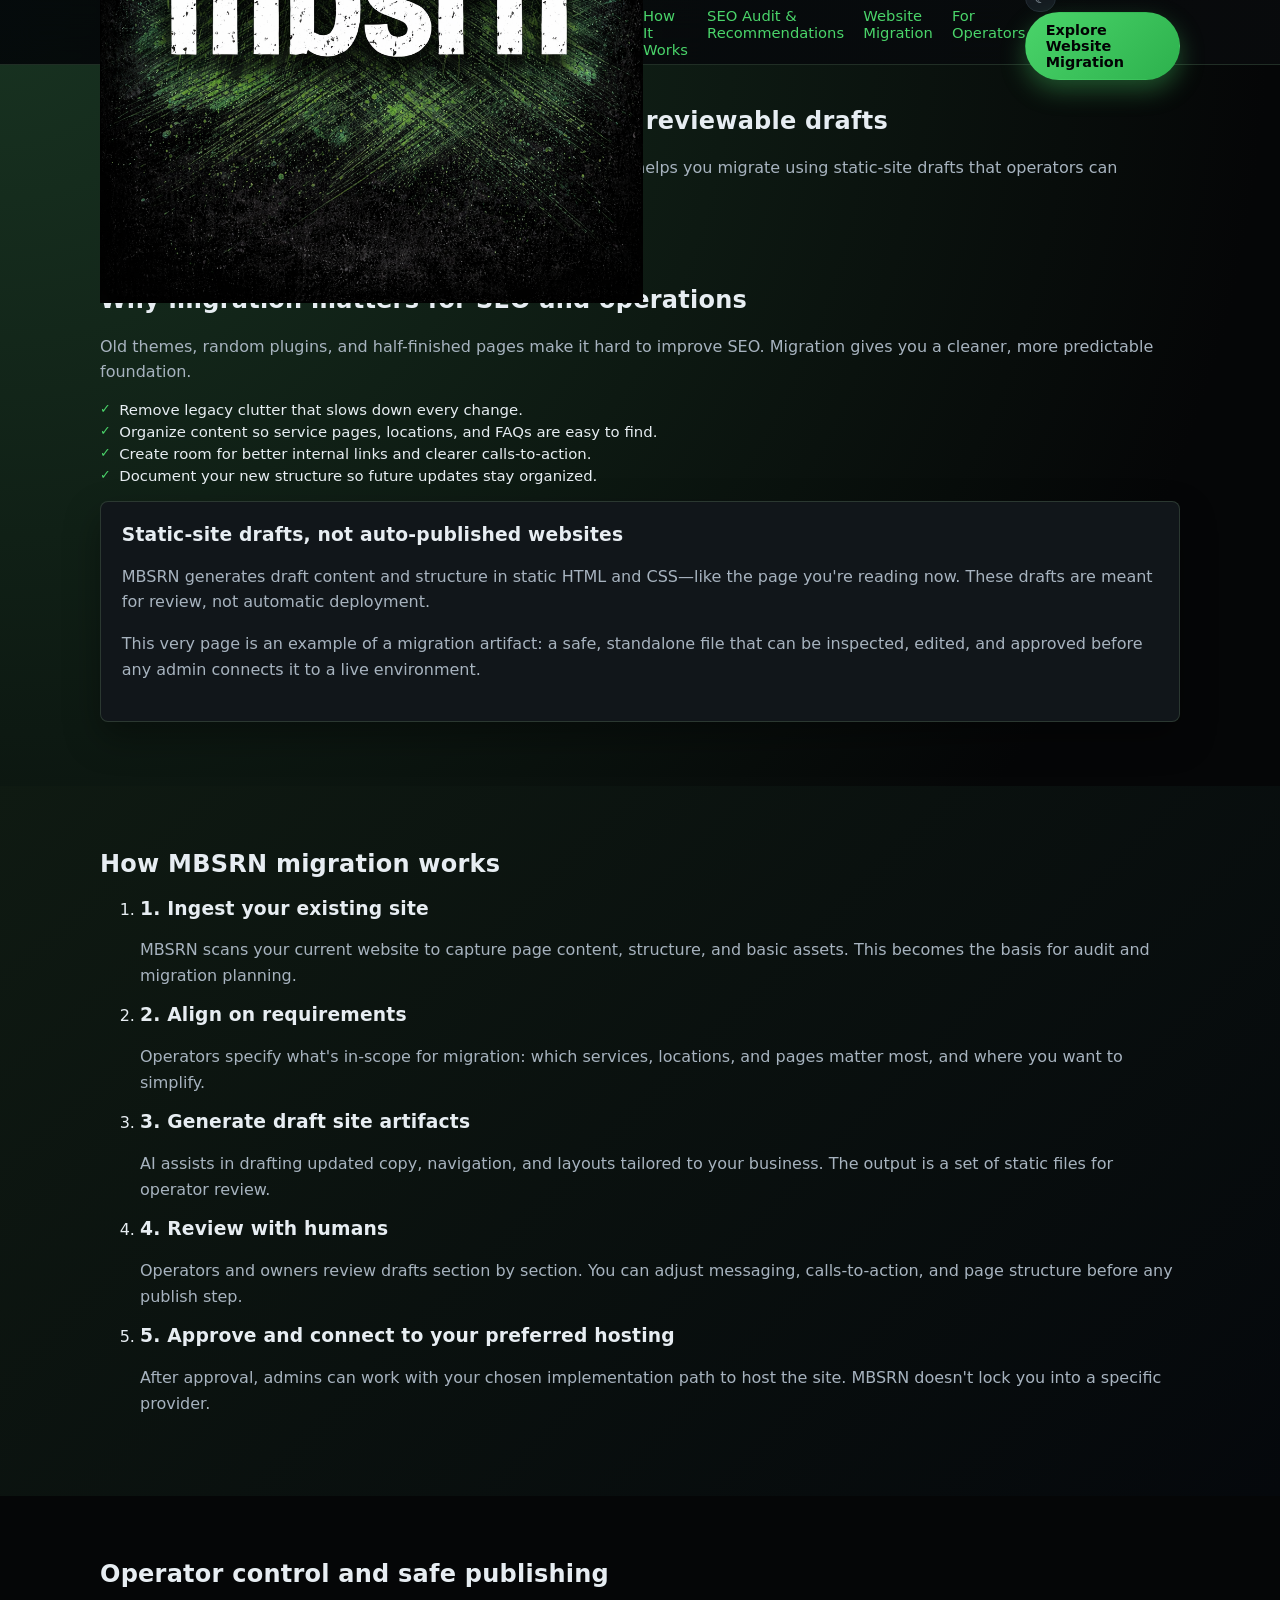
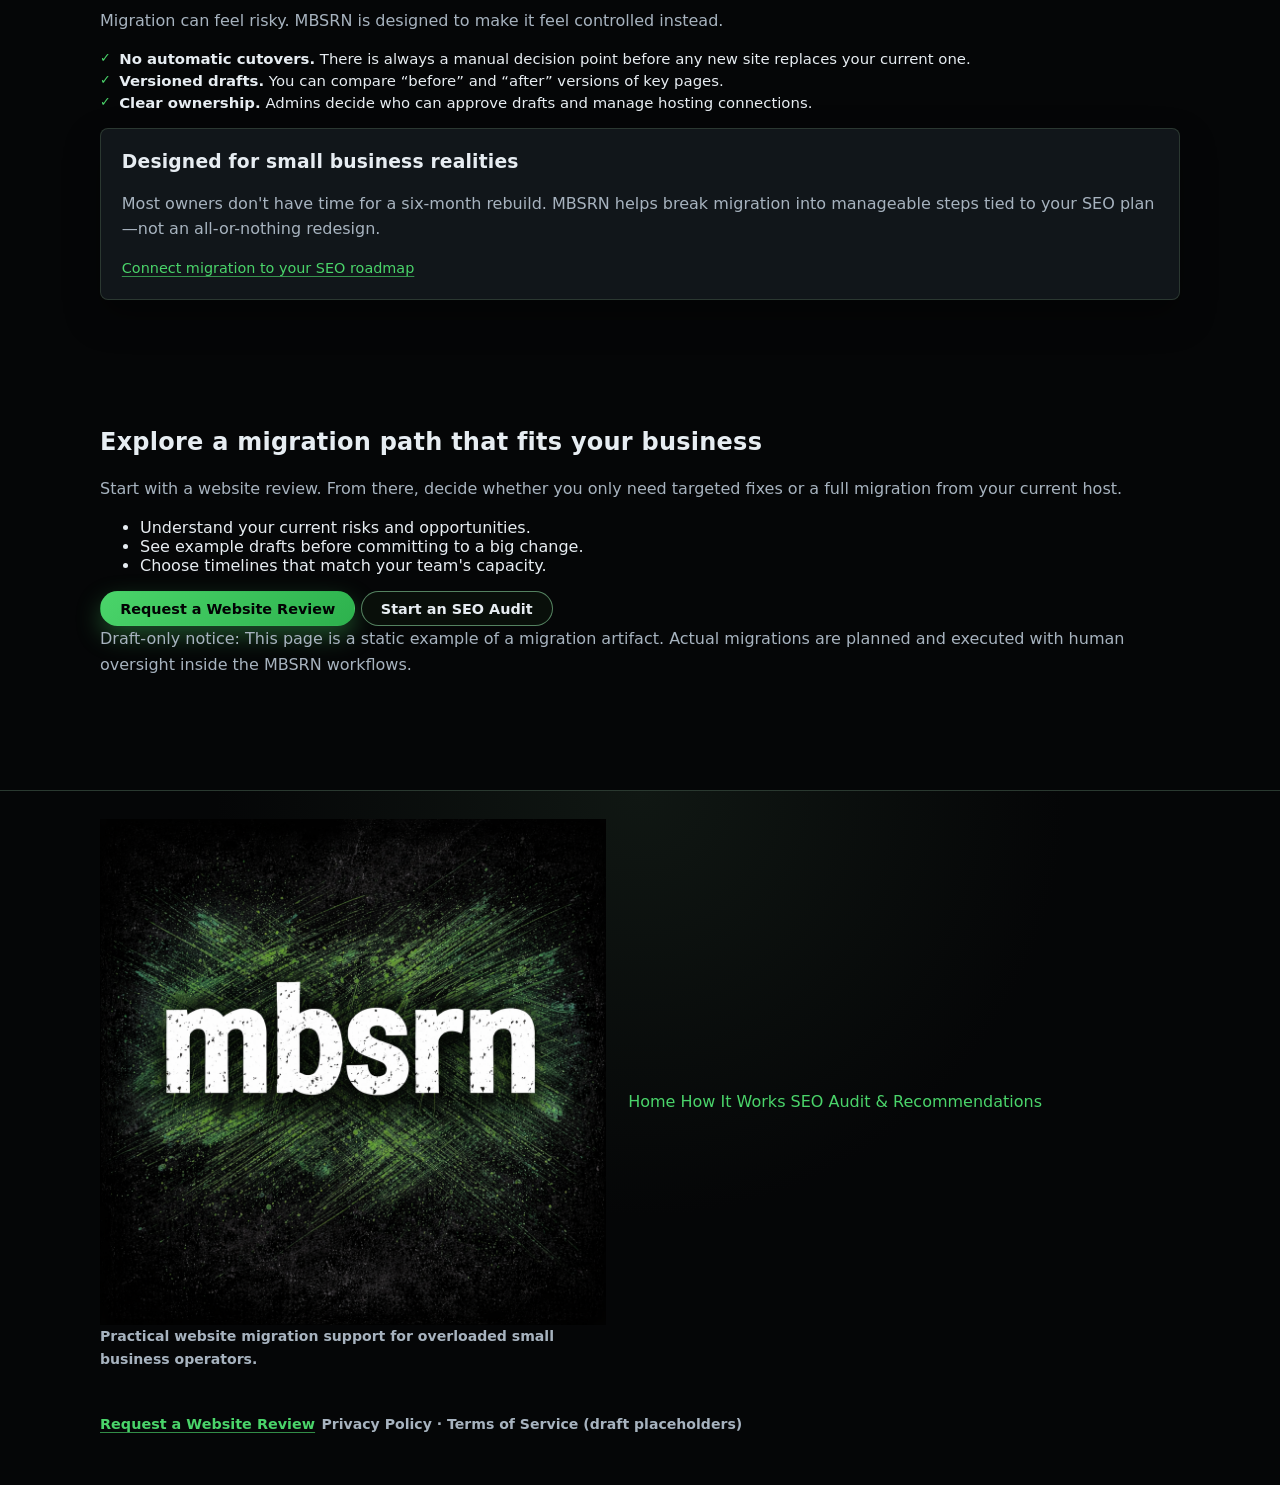
<file: website-migration.html>
<!DOCTYPE html>
<html lang="en" data-theme="dark">
<head>
  <meta charset="UTF-8" />
  <title>Website Migration | Safe Website Drafts Before You Publish</title>
  <meta name="viewport" content="width=device-width, initial-scale=1" />
  <meta name="description" content="See how MBSRN helps small businesses move off weak or legacy hosts like GoDaddy into reviewable static-site drafts, with operator control and no automatic production changes." />
  <link rel="icon" type="image/png" href="assets/images/mbsrn-fav-ico.png" />
  <!-- DRAFT ONLY: Website migration page mockup for operator review. -->
  <link rel="stylesheet" href="styles.css" />

  <script async src="https://www.googletagmanager.com/gtag/js?id=G-TW1JKRGXTP"></script>
<script>
  window.dataLayer = window.dataLayer || [];
  function gtag(){dataLayer.push(arguments);}
  gtag('js', new Date());
  gtag('config', 'G-TW1JKRGXTP');
</script>
</head>
<body>
<header class="site-header">
  <div class="container header-inner">
    <a href="index.html" class="logo-link" aria-label="My Business Sucks Right Now home">
      <img src="assets/images/mbsrn-logo.png" alt="My Business Sucks Right Now logo" class="logo-main" />
    </a>
    <nav class="main-nav" aria-label="Main">
      <a href="how-it-works.html">How It Works</a>
      <a href="seo-audit-recommendations.html">SEO Audit & Recommendations</a>
      <a href="website-migration.html" aria-current="page">Website Migration</a>
      <a href="index.html#for-operators">For Operators</a>
    </nav>
    <div class="header-cta-group">
      <button class="theme-toggle" type="button" aria-label="Toggle light or dark theme">☾</button>
      <a href="#explore-migration" class="btn btn-primary">Explore Website Migration</a>
    </div>
  </div>
</header>

<main>
  <section class="page-hero">
    <div class="container narrow">
      <p class="eyebrow">Migration without surprises</p>
      <h1>Move off a weak website platform with reviewable drafts</h1>
      <p class="lead">Whether you&apos;re stuck on GoDaddy or another legacy host, MBSRN helps you migrate using static-site drafts that operators can inspect, edit, and approve before anything goes live.</p>
    </div>
  </section>

  <!-- WHY MIGRATION -->
  <section class="section" aria-labelledby="why-migrate-heading" id="explore-migration">
    <div class="container two-col">
      <div>
        <h2 id="why-migrate-heading">Why migration matters for SEO and operations</h2>
        <p>Old themes, random plugins, and half-finished pages make it hard to improve SEO. Migration gives you a cleaner, more predictable foundation.</p>
        <ul class="checklist">
          <li>Remove legacy clutter that slows down every change.</li>
          <li>Organize content so service pages, locations, and FAQs are easy to find.</li>
          <li>Create room for better internal links and clearer calls-to-action.</li>
          <li>Document your new structure so future updates stay organized.</li>
        </ul>
      </div>
      <div class="card">
        <h3>Static-site drafts, not auto-published websites</h3>
        <p>MBSRN generates draft content and structure in static HTML and CSS—like the page you&apos;re reading now. These drafts are meant for review, not automatic deployment.</p>
        <p class="small">This very page is an example of a migration artifact: a safe, standalone file that can be inspected, edited, and approved before any admin connects it to a live environment.</p>
      </div>
    </div>
  </section>

  <!-- MIGRATION STEPS -->
  <section class="section section-alt" aria-labelledby="migration-steps-heading">
    <div class="container">
      <h2 id="migration-steps-heading">How MBSRN migration works</h2>
      <ol class="steps-list">
        <li>
          <h3>1. Ingest your existing site</h3>
          <p>MBSRN scans your current website to capture page content, structure, and basic assets. This becomes the basis for audit and migration planning.</p>
        </li>
        <li>
          <h3>2. Align on requirements</h3>
          <p>Operators specify what&apos;s in-scope for migration: which services, locations, and pages matter most, and where you want to simplify.</p>
        </li>
        <li>
          <h3>3. Generate draft site artifacts</h3>
          <p>AI assists in drafting updated copy, navigation, and layouts tailored to your business. The output is a set of static files for operator review.</p>
        </li>
        <li>
          <h3>4. Review with humans</h3>
          <p>Operators and owners review drafts section by section. You can adjust messaging, calls-to-action, and page structure before any publish step.</p>
        </li>
        <li>
          <h3>5. Approve and connect to your preferred hosting</h3>
          <p>After approval, admins can work with your chosen implementation path to host the site. MBSRN doesn&apos;t lock you into a specific provider.</p>
        </li>
      </ol>
    </div>
  </section>

  <!-- TRUST & CONTROL -->
  <section class="section" aria-labelledby="trust-heading">
    <div class="container two-col">
      <div>
        <h2 id="trust-heading">Operator control and safe publishing</h2>
        <p>Migration can feel risky. MBSRN is designed to make it feel controlled instead.</p>
        <ul class="checklist">
          <li><strong>No automatic cutovers.</strong> There is always a manual decision point before any new site replaces your current one.</li>
          <li><strong>Versioned drafts.</strong> You can compare &ldquo;before&rdquo; and &ldquo;after&rdquo; versions of key pages.</li>
          <li><strong>Clear ownership.</strong> Admins decide who can approve drafts and manage hosting connections.</li>
        </ul>
      </div>
      <div class="card">
        <h3>Designed for small business realities</h3>
        <p>Most owners don&apos;t have time for a six-month rebuild. MBSRN helps break migration into manageable steps tied to your SEO plan—not an all-or-nothing redesign.</p>
        <a href="seo-audit-recommendations.html" class="inline-link">Connect migration to your SEO roadmap</a>
      </div>
    </div>
  </section>

  <!-- CTA -->
  <section class="section section-accent" aria-labelledby="cta-heading">
    <div class="container two-col">
      <div>
        <h2 id="cta-heading">Explore a migration path that fits your business</h2>
        <p>Start with a website review. From there, decide whether you only need targeted fixes or a full migration from your current host.</p>
        <ul class="bullet-list">
          <li>Understand your current risks and opportunities.</li>
          <li>See example drafts before committing to a big change.</li>
          <li>Choose timelines that match your team&apos;s capacity.</li>
        </ul>
      </div>
      <div class="cta-column">
        <a href="index.html#request-review" class="btn btn-primary">Request a Website Review</a>
        <a href="seo-audit-recommendations.html" class="btn btn-secondary">Start an SEO Audit</a>
        <p class="small">Draft-only notice: This page is a static example of a migration artifact. Actual migrations are planned and executed with human oversight inside the MBSRN workflows.</p>
      </div>
    </div>
  </section>
</main>

<footer class="site-footer">
  <div class="container footer-inner">
    <div class="footer-left">
      <img src="assets/images/mbsrn-logo.png" alt="MBSRN small logo" class="logo-small" />
      <p class="footer-text">Practical website migration support for overloaded small business operators.</p>
    </div>
    <div class="footer-links">
      <a href="index.html">Home</a>
      <a href="how-it-works.html">How It Works</a>
      <a href="seo-audit-recommendations.html">SEO Audit & Recommendations</a>
    </div>
    <div class="footer-meta">
      <p class="footer-text"><a href="index.html#request-review" class="inline-link">Request a Website Review</a></p>
      <p class="footer-text">Privacy Policy · Terms of Service (draft placeholders)</p>
    </div>
  </div>
  <!-- Analytics Placeholder: Insert approved analytics scripts here after operator and admin review. -->
</footer>

<script>
(function() {
  const root = document.documentElement;
  const btn = document.querySelector('.theme-toggle');
  if (!btn) return;
  btn.addEventListener('click', function() {
    const current = root.getAttribute('data-theme') || 'dark';
    const next = current === 'dark' ? 'light' : 'dark';
    root.setAttribute('data-theme', next);
    btn.textContent = next === 'dark' ? '☾' : '☼';
  });
})();
</script>
</body>
</html>
</file>
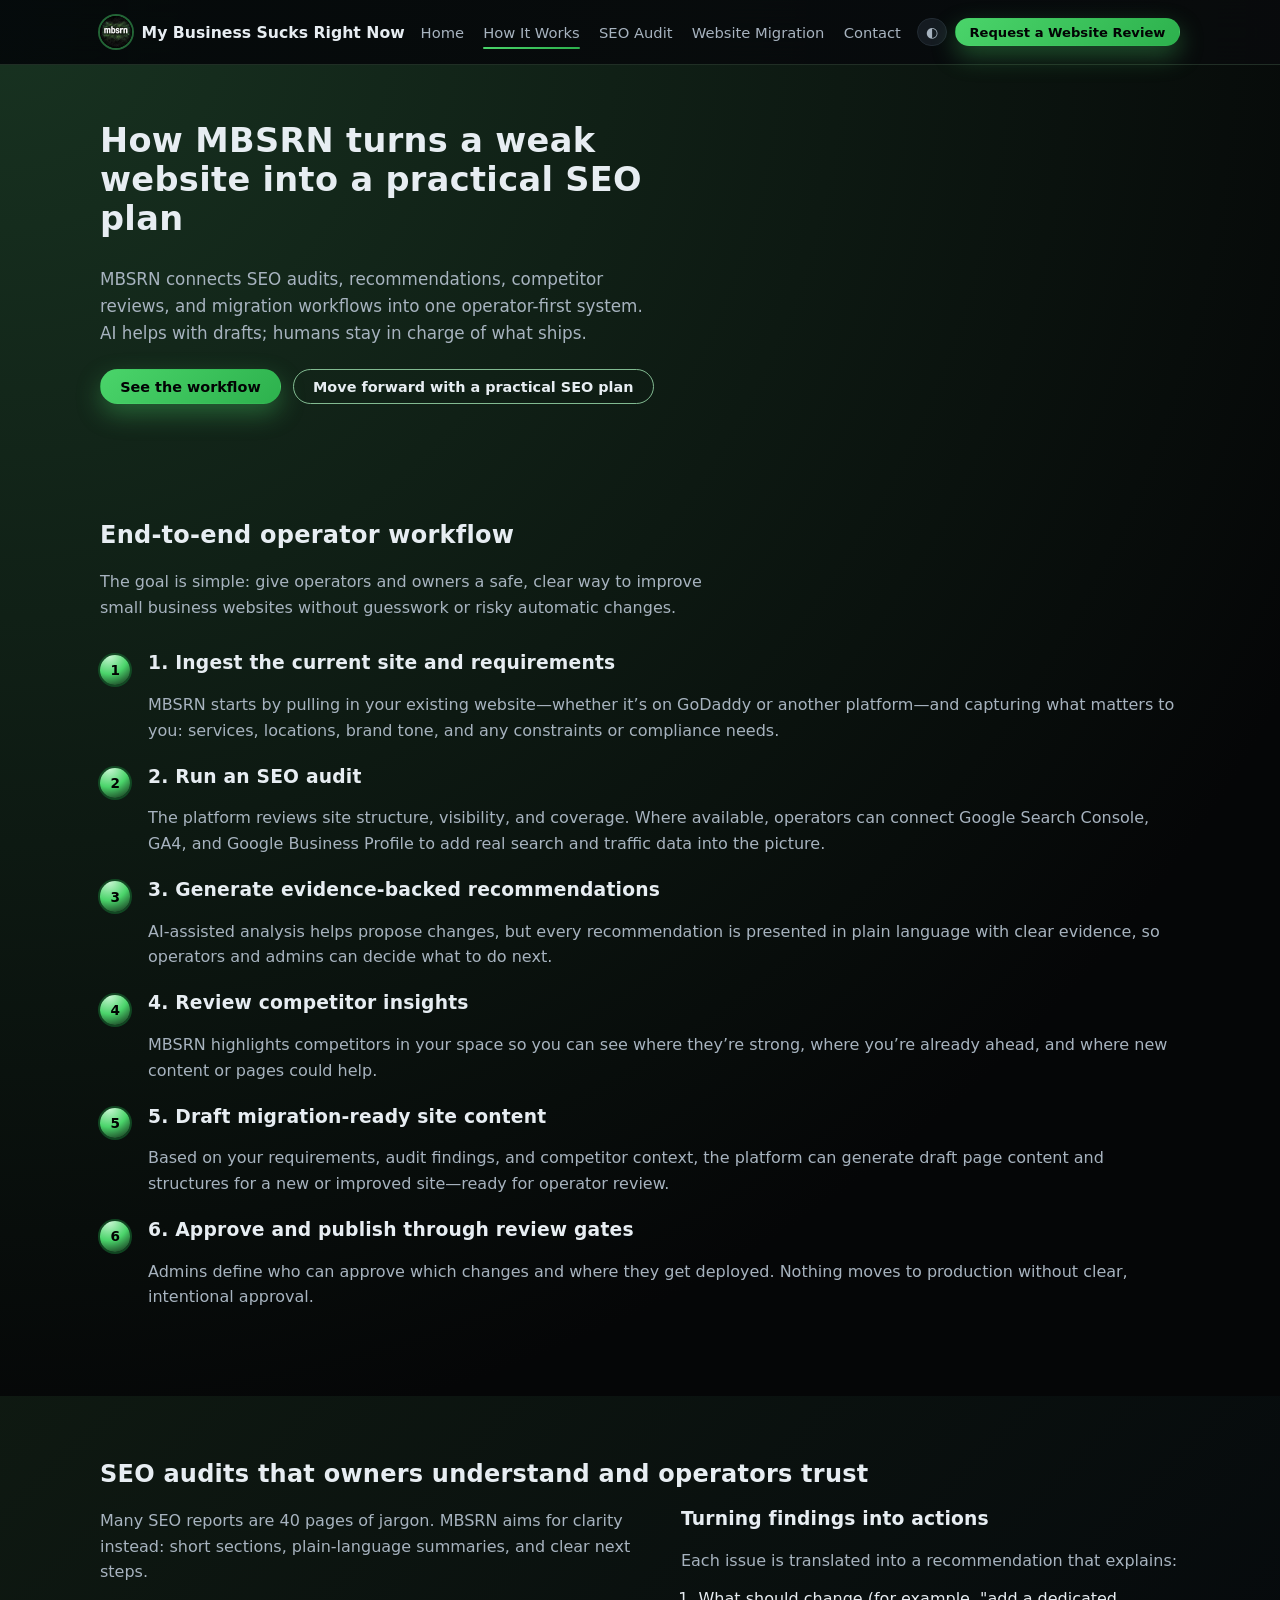
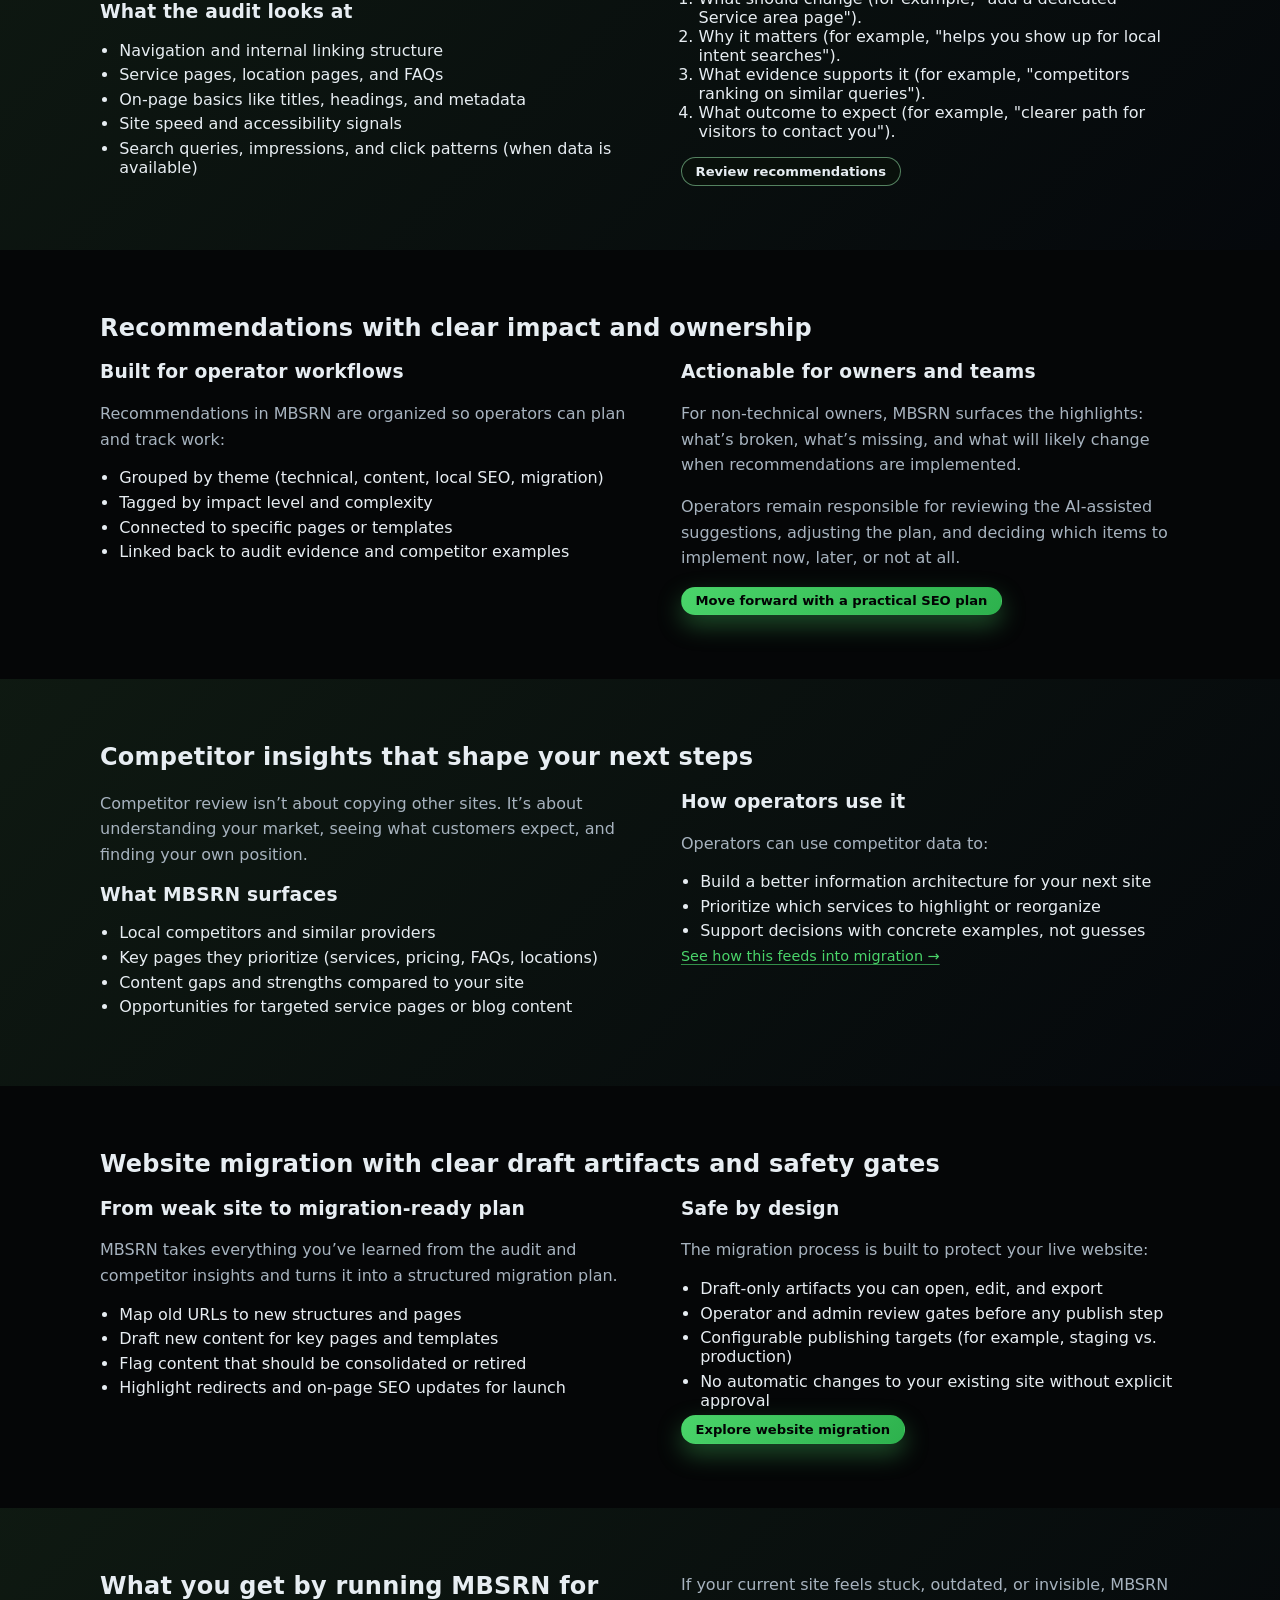
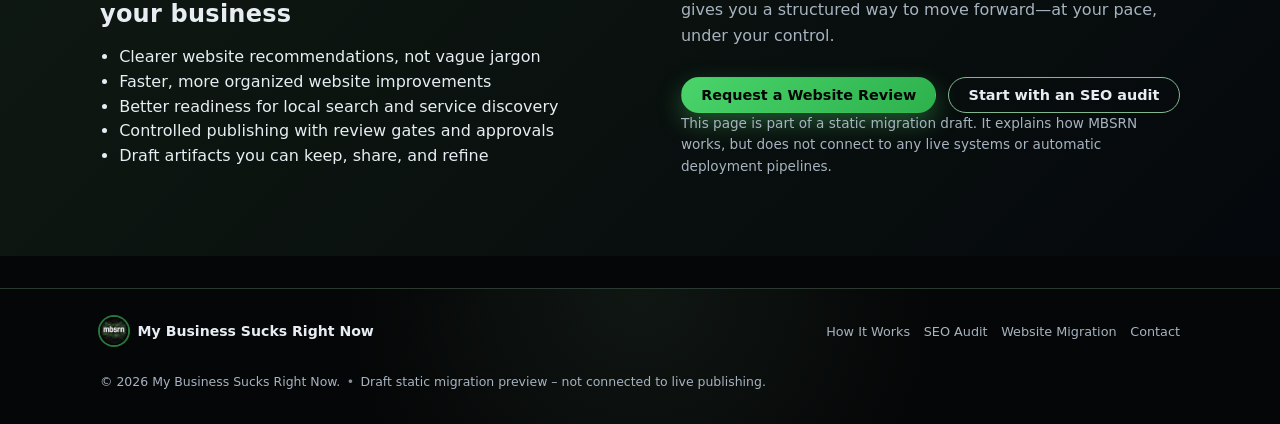
<file: workflow.html>
<!DOCTYPE html>
<html lang="en" data-theme="dark">
<head>
  <meta charset="UTF-8" />
  <meta name="viewport" content="width=device-width, initial-scale=1" />
  <title>How MBSRN Works – Audits, Recommendations, Migration & Competitor Insights</title>
  <meta name="description" content="See how My Business Sucks Right Now (MBSRN) helps operators run SEO audits, review recommendations, compare competitors, plan website migrations, and publish changes safely with human review." />

  <link rel="icon" type="image/png" href="assets/images/mbsrn-fav-ico.png" />
  <link rel="stylesheet" href="styles.css" />

  <!-- Draft-only: analytics placeholder. Operators can wire GA4 or other tools after review. -->
  <!--
  <script>
    // Analytics scripts can be added here after operator approval.
  </script>
  -->

  <script async src="https://www.googletagmanager.com/gtag/js?id=G-TW1JKRGXTP"></script>
<script>
  window.dataLayer = window.dataLayer || [];
  function gtag(){dataLayer.push(arguments);}
  gtag('js', new Date());
  gtag('config', 'G-TW1JKRGXTP');
</script>
</head>
<body>
  <header class="site-header">
    <div class="container header-inner">
      <a href="index.html" class="brand">
        <img src="assets/images/mbsrn-logo.png" alt="mbsrn logo with white distressed text on green grunge background" class="brand-logo" />
        <span class="brand-text">My Business Sucks Right Now</span>
      </a>
      <nav class="main-nav" aria-label="Main navigation">
        <a href="index.html" class="nav-link">Home</a>
        <a href="workflow.html" class="nav-link is-active">How It Works</a>
        <a href="index.html#audit" class="nav-link">SEO Audit</a>
        <a href="index.html#migration" class="nav-link">Website Migration</a>
        <a href="index.html#contact" class="nav-link">Contact</a>
      </nav>
      <div class="header-actions">
        <button type="button" class="theme-toggle" aria-label="Toggle light/dark mode">◐</button>
        <a href="index.html#contact" class="btn btn-sm btn-primary">Request a Website Review</a>
      </div>
    </div>
  </header>

  <main>
    <!-- Overview -->
    <section class="hero hero-compact">
      <div class="container hero-grid">
        <div class="hero-text">
          <h1>How MBSRN turns a weak website into a practical SEO plan</h1>
          <p class="hero-lead">
            MBSRN connects SEO audits, recommendations, competitor reviews, and migration workflows
            into one operator-first system. AI helps with drafts; humans stay in charge of what ships.
          </p>
          <div class="hero-ctas">
            <a href="#workflow" class="btn btn-primary">See the workflow</a>
            <a href="index.html#contact" class="btn btn-outline">Move forward with a practical SEO plan</a>
          </div>
        </div>
      </div>
    </section>

    <!-- End-to-end workflow -->
    <section id="workflow" class="section" aria-labelledby="workflow-heading">
      <div class="container">
        <h2 id="workflow-heading">End-to-end operator workflow</h2>
        <p class="section-intro">
          The goal is simple: give operators and owners a safe, clear way to improve
          small business websites without guesswork or risky automatic changes.
        </p>
        <ol class="workflow-steps">
          <li>
            <h3>1. Ingest the current site and requirements</h3>
            <p>
              MBSRN starts by pulling in your existing website—whether it’s on GoDaddy or another
              platform—and capturing what matters to you: services, locations, brand tone,
              and any constraints or compliance needs.
            </p>
          </li>
          <li>
            <h3>2. Run an SEO audit</h3>
            <p>
              The platform reviews site structure, visibility, and coverage. Where available,
              operators can connect Google Search Console, GA4, and Google Business Profile
              to add real search and traffic data into the picture.
            </p>
          </li>
          <li>
            <h3>3. Generate evidence-backed recommendations</h3>
            <p>
              AI-assisted analysis helps propose changes, but every recommendation is
              presented in plain language with clear evidence, so operators and admins
              can decide what to do next.
            </p>
          </li>
          <li>
            <h3>4. Review competitor insights</h3>
            <p>
              MBSRN highlights competitors in your space so you can see where they’re strong,
              where you’re already ahead, and where new content or pages could help.
            </p>
          </li>
          <li>
            <h3>5. Draft migration-ready site content</h3>
            <p>
              Based on your requirements, audit findings, and competitor context,
              the platform can generate draft page content and structures
              for a new or improved site—ready for operator review.
            </p>
          </li>
          <li>
            <h3>6. Approve and publish through review gates</h3>
            <p>
              Admins define who can approve which changes and where they get deployed.
              Nothing moves to production without clear, intentional approval.
            </p>
          </li>
        </ol>
      </div>
    </section>

    <!-- SEO Audit details -->
    <section id="audit-detail" class="section section-alt" aria-labelledby="audit-heading">
      <div class="container">
        <h2 id="audit-heading">SEO audits that owners understand and operators trust</h2>
        <div class="grid-2">
          <div>
            <p>
              Many SEO reports are 40 pages of jargon. MBSRN aims for clarity instead:
              short sections, plain-language summaries, and clear next steps.
            </p>
            <h3>What the audit looks at</h3>
            <ul class="list-bullets">
              <li>Navigation and internal linking structure</li>
              <li>Service pages, location pages, and FAQs</li>
              <li>On-page basics like titles, headings, and metadata</li>
              <li>Site speed and accessibility signals</li>
              <li>Search queries, impressions, and click patterns (when data is available)</li>
            </ul>
          </div>
          <div>
            <h3>Turning findings into actions</h3>
            <p>
              Each issue is translated into a recommendation that explains:
            </p>
            <ol class="numbered">
              <li>What should change (for example, "add a dedicated Service area page").</li>
              <li>Why it matters (for example, "helps you show up for local intent searches").</li>
              <li>What evidence supports it (for example, "competitors ranking on similar queries").</li>
              <li>What outcome to expect (for example, "clearer path for visitors to contact you").</li>
            </ol>
            <a href="#recommendations" class="btn btn-sm btn-secondary">Review recommendations</a>
          </div>
        </div>
      </div>
    </section>

    <!-- Recommendations details -->
    <section id="recommendations" class="section" aria-labelledby="recs-heading">
      <div class="container">
        <h2 id="recs-heading">Recommendations with clear impact and ownership</h2>
        <div class="grid-2">
          <div>
            <h3>Built for operator workflows</h3>
            <p>
              Recommendations in MBSRN are organized so operators can plan and track work:
            </p>
            <ul class="list-bullets">
              <li>Grouped by theme (technical, content, local SEO, migration)</li>
              <li>Tagged by impact level and complexity</li>
              <li>Connected to specific pages or templates</li>
              <li>Linked back to audit evidence and competitor examples</li>
            </ul>
          </div>
          <div>
            <h3>Actionable for owners and teams</h3>
            <p>
              For non-technical owners, MBSRN surfaces the highlights:
              what’s broken, what’s missing, and what will likely change when
              recommendations are implemented.
            </p>
            <p>
              Operators remain responsible for reviewing the AI-assisted suggestions,
              adjusting the plan, and deciding which items to implement now, later,
              or not at all.
            </p>
            <a href="index.html#contact" class="btn btn-sm btn-primary">Move forward with a practical SEO plan</a>
          </div>
        </div>
      </div>
    </section>

    <!-- Competitor insights -->
    <section id="competitors" class="section section-alt" aria-labelledby="competitor-heading">
      <div class="container">
        <h2 id="competitor-heading">Competitor insights that shape your next steps</h2>
        <div class="grid-2">
          <div>
            <p>
              Competitor review isn’t about copying other sites. It’s about understanding
              your market, seeing what customers expect, and finding your own position.
            </p>
            <h3>What MBSRN surfaces</h3>
            <ul class="list-bullets">
              <li>Local competitors and similar providers</li>
              <li>Key pages they prioritize (services, pricing, FAQs, locations)</li>
              <li>Content gaps and strengths compared to your site</li>
              <li>Opportunities for targeted service pages or blog content</li>
            </ul>
          </div>
          <div>
            <h3>How operators use it</h3>
            <p>
              Operators can use competitor data to:
            </p>
            <ul class="list-bullets">
              <li>Build a better information architecture for your next site</li>
              <li>Prioritize which services to highlight or reorganize</li>
              <li>Support decisions with concrete examples, not guesses</li>
            </ul>
            <a href="#migration" class="inline-link">See how this feeds into migration →</a>
          </div>
        </div>
      </div>
    </section>

    <!-- Migration details -->
    <section id="migration" class="section" aria-labelledby="migration-heading">
      <div class="container">
        <h2 id="migration-heading">Website migration with clear draft artifacts and safety gates</h2>
        <div class="grid-2">
          <div>
            <h3>From weak site to migration-ready plan</h3>
            <p>
              MBSRN takes everything you’ve learned from the audit and competitor insights
              and turns it into a structured migration plan.
            </p>
            <ul class="list-bullets">
              <li>Map old URLs to new structures and pages</li>
              <li>Draft new content for key pages and templates</li>
              <li>Flag content that should be consolidated or retired</li>
              <li>Highlight redirects and on-page SEO updates for launch</li>
            </ul>
          </div>
          <div>
            <h3>Safe by design</h3>
            <p>
              The migration process is built to protect your live website:
            </p>
            <ul class="list-bullets">
              <li>Draft-only artifacts you can open, edit, and export</li>
              <li>Operator and admin review gates before any publish step</li>
              <li>Configurable publishing targets (for example, staging vs. production)</li>
              <li>No automatic changes to your existing site without explicit approval</li>
            </ul>
            <a href="index.html#contact" class="btn btn-sm btn-primary">Explore website migration</a>
          </div>
        </div>
      </div>
    </section>

    <!-- Summary and CTA -->
    <section class="section section-alt" aria-labelledby="summary-heading">
      <div class="container summary-grid">
        <div>
          <h2 id="summary-heading">What you get by running MBSRN for your business</h2>
          <ul class="list-bullets">
            <li>Clearer website recommendations, not vague jargon</li>
            <li>Faster, more organized website improvements</li>
            <li>Better readiness for local search and service discovery</li>
            <li>Controlled publishing with review gates and approvals</li>
            <li>Draft artifacts you can keep, share, and refine</li>
          </ul>
        </div>
        <div>
          <p>
            If your current site feels stuck, outdated, or invisible, MBSRN gives you
            a structured way to move forward—at your pace, under your control.
          </p>
          <div class="summary-cta-row">
            <a href="index.html#contact" class="btn btn-primary">Request a Website Review</a>
            <a href="index.html#audit" class="btn btn-outline">Start with an SEO audit</a>
          </div>
          <p class="small-text">
            This page is part of a static migration draft. It explains how MBSRN works,
            but does not connect to any live systems or automatic deployment pipelines.
          </p>
        </div>
      </div>
    </section>
  </main>

  <footer class="site-footer">
    <div class="container footer-inner">
      <div class="footer-brand">
        <img src="assets/images/mbsrn-logo-small.jpg" alt="mbsrn logo with white distressed text on green grunge background" class="footer-logo" />
        <span class="footer-text">My Business Sucks Right Now</span>
      </div>
      <nav class="footer-nav" aria-label="Footer navigation">
        <a href="workflow.html" class="footer-link">How It Works</a>
        <a href="#audit-detail" class="footer-link">SEO Audit</a>
        <a href="#migration" class="footer-link">Website Migration</a>
        <a href="index.html#contact" class="footer-link">Contact</a>
      </nav>
      <div class="footer-meta">
        <span class="footer-copy">© <span id="year">2026</span> My Business Sucks Right Now.</span>
        <span class="footer-dot">•</span>
        <span class="footer-note">Draft static migration preview – not connected to live publishing.</span>
      </div>
    </div>

    <script>
      (function () {
        var el = document.getElementById('year');
        if (el) el.textContent = new Date().getFullYear();
      })();

      (function () {
        var btn = document.querySelector('.theme-toggle');
        if (!btn) return;
        btn.addEventListener('click', function () {
          var html = document.documentElement;
          var current = html.getAttribute('data-theme') || 'dark';
          var next = current === 'dark' ? 'light' : 'dark';
          html.setAttribute('data-theme', next);
        });
      })();
    </script>
  </footer>
</body>
</html>
</file>
<file: styles.css>
/*
  MBSRN Draft Stylesheet
  - Color theme inspired by mbsrn-logo (green on dark grunge background)
  - Supports light / dark themes via [data-theme] on <html>
  - Draft-only; operators can refine before production.
*/

:root {
  --color-bg: #050607;
  --color-bg-alt: #0b0f11;
  --color-surface: #11161a;
  --color-surface-alt: #151b21;
  --color-border-subtle: #222b33;
  --color-text: #e7edf2;
  --color-text-soft: #a7b3bf;
  --color-accent: #4ad46a;
  --color-accent-soft: rgba(74, 212, 106, 0.12);
  --color-accent-strong: #2db14d;
  --color-danger: #ff4b6b;
  --shadow-soft: 0 18px 40px rgba(0, 0, 0, 0.45);
  --radius-sm: 4px;
  --radius-md: 8px;
  --radius-lg: 14px;
  --font-sans: system-ui, -apple-system, BlinkMacSystemFont, 'SF Pro Text', 'Segoe UI', sans-serif;
}

html[data-theme='light'] {
  --color-bg: #f5f7f9;
  --color-bg-alt: #ffffff;
  --color-surface: #ffffff;
  --color-surface-alt: #f0f3f6;
  --color-border-subtle: #d0d7e2;
  --color-text: #141a21;
  --color-text-soft: #5b6572;
  --color-accent: #14944a;
  --color-accent-soft: rgba(20, 148, 74, 0.08);
  --color-accent-strong: #0f6c37;
  --shadow-soft: 0 14px 30px rgba(12, 20, 32, 0.18);
}

* {
  box-sizing: border-box;
}

body {
  margin: 0;
  font-family: var(--font-sans);
  background: radial-gradient(circle at top left, #183321 0, var(--color-bg) 38%),
    radial-gradient(circle at bottom right, #102118 0, #050607 45%);
  color: var(--color-text);
  -webkit-font-smoothing: antialiased;
}

html[data-theme='light'] body {
  background: radial-gradient(circle at top left, #e4f3e9 0, #f5f7f9 40%),
    radial-gradient(circle at bottom right, #dde7f2 0, #f5f7f9 45%);
}

img {
  max-width: 100%;
  display: block;
}

a {
  color: var(--color-accent);
  text-decoration: none;
}

a:hover {
  color: var(--color-accent-strong);
}

h1,
 h2,
 h3,
 h4 {
  margin-top: 0;
  letter-spacing: 0.01em;
}

p {
  margin-top: 0;
  line-height: 1.6;
  color: var(--color-text-soft);
}

.section-intro {
  max-width: 640px;
  color: var(--color-text-soft);
}

.small-text {
  font-size: 0.85rem;
}

.small-text.strong {
  font-weight: 600;
}

.container {
  width: 100%;
  max-width: 1120px;
  margin: 0 auto;
  padding: 0 1.25rem;
}

.section {
  padding: 4rem 0;
}

.section-alt {
  background: linear-gradient(135deg, rgba(15, 26, 18, 0.95), rgba(5, 8, 12, 0.98));
}

html[data-theme='light'] .section-alt {
  background: linear-gradient(135deg, #e9f4ed, #f5f7f9);
}

.mt-lg {
  margin-top: 3rem;
}

header.site-header {
  position: sticky;
  top: 0;
  z-index: 50;
  backdrop-filter: blur(16px);
  background: linear-gradient(to right, rgba(4, 8, 10, 0.94), rgba(9, 11, 13, 0.92));
  border-bottom: 1px solid rgba(50, 70, 55, 0.6);
}

html[data-theme='light'] header.site-header {
  background: rgba(248, 251, 253, 0.96);
  border-bottom-color: rgba(186, 203, 190, 0.8);
}

.header-inner {
  display: flex;
  align-items: center;
  justify-content: space-between;
  height: 64px;
}

.brand {
  display: inline-flex;
  align-items: center;
  gap: 0.6rem;
  color: inherit;
}

.brand-logo {
  height: 32px;
  width: 32px;
  border-radius: 50%;
  box-shadow: 0 0 0 2px rgba(74, 212, 106, 0.45);
}

.brand-text {
  font-weight: 600;
  font-size: 0.98rem;
}

.main-nav {
  display: flex;
  gap: 1.2rem;
  font-size: 0.92rem;
}

.nav-link {
  color: var(--color-text-soft);
  padding: 0.2rem 0;
  position: relative;
}

.nav-link.is-active::after {
  content: '';
  position: absolute;
  left: 0;
  right: 0;
  bottom: -0.35rem;
  height: 2px;
  background: linear-gradient(90deg, #4ad46a, #2db14d);
  border-radius: 999px;
}

.header-actions {
  display: flex;
  align-items: center;
  gap: 0.5rem;
}

.theme-toggle {
  border-radius: 999px;
  border: 1px solid var(--color-border-subtle);
  background: var(--color-surface-alt);
  color: var(--color-text-soft);
  padding: 0.3rem 0.5rem;
  cursor: pointer;
  font-size: 0.85rem;
}

.theme-toggle:hover {
  border-color: var(--color-accent);
  color: var(--color-accent);
}

.hero {
  padding: 4.5rem 0 3.5rem;
}

.hero-compact {
  padding: 3.5rem 0 2.5rem;
}

.hero-grid {
  display: grid;
  grid-template-columns: minmax(0, 3fr) minmax(0, 2.5fr);
  gap: 2.4rem;
  align-items: center;
}

.hero-text h1 {
  font-size: clamp(2.1rem, 2.5vw, 2.6rem);
}

.hero-lead {
  font-size: 1.05rem;
  color: var(--color-text-soft);
  max-width: 34rem;
}

.hero-ctas {
  margin: 1.4rem 0 0.8rem;
  display: flex;
  flex-wrap: wrap;
  gap: 0.75rem;
}

.hero-points {
  list-style: none;
  padding: 0;
  margin: 0.6rem 0 0;
  color: var(--color-text-soft);
}

.hero-points li::before {
  content: '• ';
  color: var(--color-accent);
}

.hero-note {
  margin-top: 0.75rem;
  font-size: 0.9rem;
}

.hero-card {
  background: radial-gradient(circle at top, rgba(74, 212, 106, 0.12), transparent 50%),
    var(--color-surface);
  border-radius: var(--radius-lg);
  padding: 1.6rem 1.4rem;
  box-shadow: var(--shadow-soft);
  border: 1px solid rgba(74, 212, 106, 0.35);
}

.hero-card-header {
  display: flex;
  align-items: center;
  justify-content: space-between;
  margin-bottom: 1rem;
}

.hero-logo {
  height: 40px;
  width: 40px;
  border-radius: 12px;
  box-shadow: 0 0 0 2px rgba(74, 212, 106, 0.6);
}

.badge {
  font-size: 0.75rem;
  padding: 0.18rem 0.55rem;
  border-radius: 999px;
  background: rgba(33, 189, 80, 0.14);
  border: 1px solid rgba(74, 212, 106, 0.6);
}

.hero-card-title {
  font-size: 1.1rem;
  margin-bottom: 0.5rem;
}

.checklist {
  list-style: none;
  padding: 0;
  margin: 0 0 1rem;
  font-size: 0.93rem;
}

.checklist li {
  position: relative;
  padding-left: 1.2rem;
  margin-bottom: 0.25rem;
}

.checklist li::before {
  content: '✓';
  position: absolute;
  left: 0;
  color: var(--color-accent);
  font-size: 0.8rem;
}

.btn {
  display: inline-flex;
  align-items: center;
  justify-content: center;
  padding: 0.55rem 1.2rem;
  border-radius: 999px;
  font-size: 0.9rem;
  font-weight: 600;
  border: 1px solid transparent;
  cursor: pointer;
  transition: background 0.15s ease, color 0.15s ease, border-color 0.15s ease,
    box-shadow 0.15s ease, transform 0.05s ease;
}

.btn-primary {
  background: linear-gradient(135deg, var(--color-accent), var(--color-accent-strong));
  color: #020304;
  box-shadow: 0 10px 25px rgba(74, 212, 106, 0.35);
}

.btn-primary:hover {
  box-shadow: 0 14px 30px rgba(74, 212, 106, 0.45);
  transform: translateY(-1px);
}

.btn-outline {
  background: transparent;
  border-color: rgba(142, 203, 159, 0.9);
  color: var(--color-text);
}

.btn-outline:hover {
  border-color: var(--color-accent);
  background: rgba(74, 212, 106, 0.06);
}

.btn-secondary {
  background: rgba(10, 17, 12, 0.9);
  border-color: rgba(92, 144, 106, 0.9);
  color: var(--color-text);
}

.btn-secondary:hover {
  border-color: var(--color-accent);
}

.btn-sm {
  padding: 0.35rem 0.85rem;
  font-size: 0.82rem;
}

.grid-2 {
  display: grid;
  grid-template-columns: minmax(0, 1.1fr) minmax(0, 1fr);
  gap: 2rem;
  align-items: flex-start;
}

.grid-3 {
  display: grid;
  grid-template-columns: repeat(3, minmax(0, 1fr));
  gap: 1.7rem;
}

.card {
  background: var(--color-surface);
  border-radius: var(--radius-md);
  padding: 1.4rem 1.3rem;
  border: 1px solid rgba(47, 63, 53, 0.85);
  box-shadow: 0 16px 35px rgba(0, 0, 0, 0.35);
}

.card-minimal {
  background: rgba(6, 11, 9, 0.85);
  border-radius: var(--radius-md);
  padding: 1.2rem 1.1rem;
  border: 1px solid rgba(37, 57, 42, 0.85);
}

html[data-theme='light'] .card,
html[data-theme='light'] .card-minimal {
  background: #ffffff;
  border-color: #d0dccf;
  box-shadow: 0 14px 28px rgba(10, 20, 12, 0.14);
}

.list-bullets {
  padding-left: 1.2rem;
  margin: 0.6rem 0 0;
}

.list-bullets li {
  margin-bottom: 0.35rem;
}

.numbered {
  padding-left: 1.1rem;
}

.workflow-steps {
  list-style: none;
  padding: 0;
  margin: 2rem 0 0;
  counter-reset: step;
}

.workflow-steps > li {
  position: relative;
  padding-left: 3rem;
  margin-bottom: 1.4rem;
}

.workflow-steps > li::before {
  counter-increment: step;
  content: counter(step);
  position: absolute;
  left: 0;
  top: 0.15rem;
  width: 1.9rem;
  height: 1.9rem;
  border-radius: 999px;
  background: radial-gradient(circle at 30% 0, #cdf8d7 0, #4ad46a 52%, #0f2014 100%);
  color: #020403;
  display: inline-flex;
  align-items: center;
  justify-content: center;
  font-size: 0.85rem;
  font-weight: 700;
  box-shadow: 0 0 0 2px rgba(21, 93, 44, 0.7);
}

.workflow-cta-row,
.summary-cta-row {
  margin-top: 1.8rem;
  display: flex;
  flex-wrap: wrap;
  gap: 0.75rem;
}

.inline-link {
  font-size: 0.9rem;
  text-decoration: underline;
  text-decoration-color: rgba(74, 212, 106, 0.65);
  text-underline-offset: 0.18em;
}

.inline-link:hover {
  text-decoration-color: var(--color-accent-strong);
}

.trust-grid,
.summary-grid,
.contact-grid {
  display: grid;
  grid-template-columns: minmax(0, 1.1fr) minmax(0, 1fr);
  gap: 2rem;
  align-items: flex-start;
}

.trust-aside {
  background: radial-gradient(circle at top, rgba(74, 212, 106, 0.13), transparent 55%),
    rgba(5, 9, 6, 0.95);
  border-radius: var(--radius-lg);
  padding: 1.4rem 1.3rem;
  border: 1px solid rgba(93, 180, 115, 0.8);
  box-shadow: var(--shadow-soft);
}

html[data-theme='light'] .trust-aside {
  background: #f5faf6;
}

.form .field {
  display: flex;
  flex-direction: column;
  margin-bottom: 0.9rem;
}

.form label {
  font-size: 0.85rem;
  margin-bottom: 0.25rem;
}

.form input,
.form select,
.form textarea {
  border-radius: var(--radius-sm);
  border: 1px solid var(--color-border-subtle);
  padding: 0.45rem 0.6rem;
  font-family: var(--font-sans);
  font-size: 0.9rem;
  background: var(--color-bg-alt);
  color: var(--color-text);
}

html[data-theme='light'] .form input,
html[data-theme='light'] .form select,
html[data-theme='light'] .form textarea {
  background: #fdfefe;
}

.form input:focus,
.form select:focus,
.form textarea:focus {
  outline: 1px solid var(--color-accent);
  border-color: var(--color-accent);
}

.form-note {
  margin-top: 0.5rem;
  color: var(--color-text-soft);
}

.site-footer {
  border-top: 1px solid rgba(47, 63, 53, 0.9);
  background: radial-gradient(circle at top, #101713 0, #050607 45%);
  padding: 1.8rem 0 2.2rem;
  margin-top: 2rem;
}

html[data-theme='light'] .site-footer {
  background: #f5f7f9;
  border-top-color: #cedacd;
}

.footer-inner {
  display: grid;
  grid-template-columns: minmax(0, 1.1fr) minmax(0, 1.2fr);
  gap: 1.4rem;
  align-items: center;
}

.footer-brand {
  display: flex;
  align-items: center;
  gap: 0.6rem;
}

.footer-logo {
  height: 28px;
  width: 28px;
  border-radius: 999px;
  box-shadow: 0 0 0 2px rgba(74, 212, 106, 0.55);
}

.footer-text {
  font-size: 0.88rem;
  font-weight: 600;
}

.footer-nav {
  display: flex;
  gap: 0.85rem;
  justify-content: flex-end;
  flex-wrap: wrap;
}

.footer-link {
  font-size: 0.8rem;
  color: var(--color-text-soft);
}

.footer-link:hover {
  color: var(--color-accent);
}

.footer-meta {
  grid-column: 1 / -1;
  display: flex;
  flex-wrap: wrap;
  gap: 0.4rem;
  font-size: 0.78rem;
  color: var(--color-text-soft);
  margin-top: 0.4rem;
}

.footer-dot {
  opacity: 0.8;
}

@media (max-width: 840px) {
  .header-inner {
    flex-wrap: wrap;
    row-gap: 0.5rem;
  }

  .main-nav {
    order: 3;
    width: 100%;
    justify-content: center;
  }

  .hero-grid,
  .grid-2,
  .grid-3,
  .trust-grid,
  .summary-grid,
  .contact-grid,
  .footer-inner {
    grid-template-columns: minmax(0, 1fr);
  }

  .site-footer {
    text-align: center;
  }

  .footer-nav {
    justify-content: center;
  }

  .footer-meta {
    justify-content: center;
  }
}

@media (max-width: 640px) {
  .hero {
    padding-top: 3.2rem;
  }

  .section {
    padding: 3rem 0;
  }

  .hero-ctas {
    flex-direction: column;
    align-items: flex-start;
  }
}
</file>
